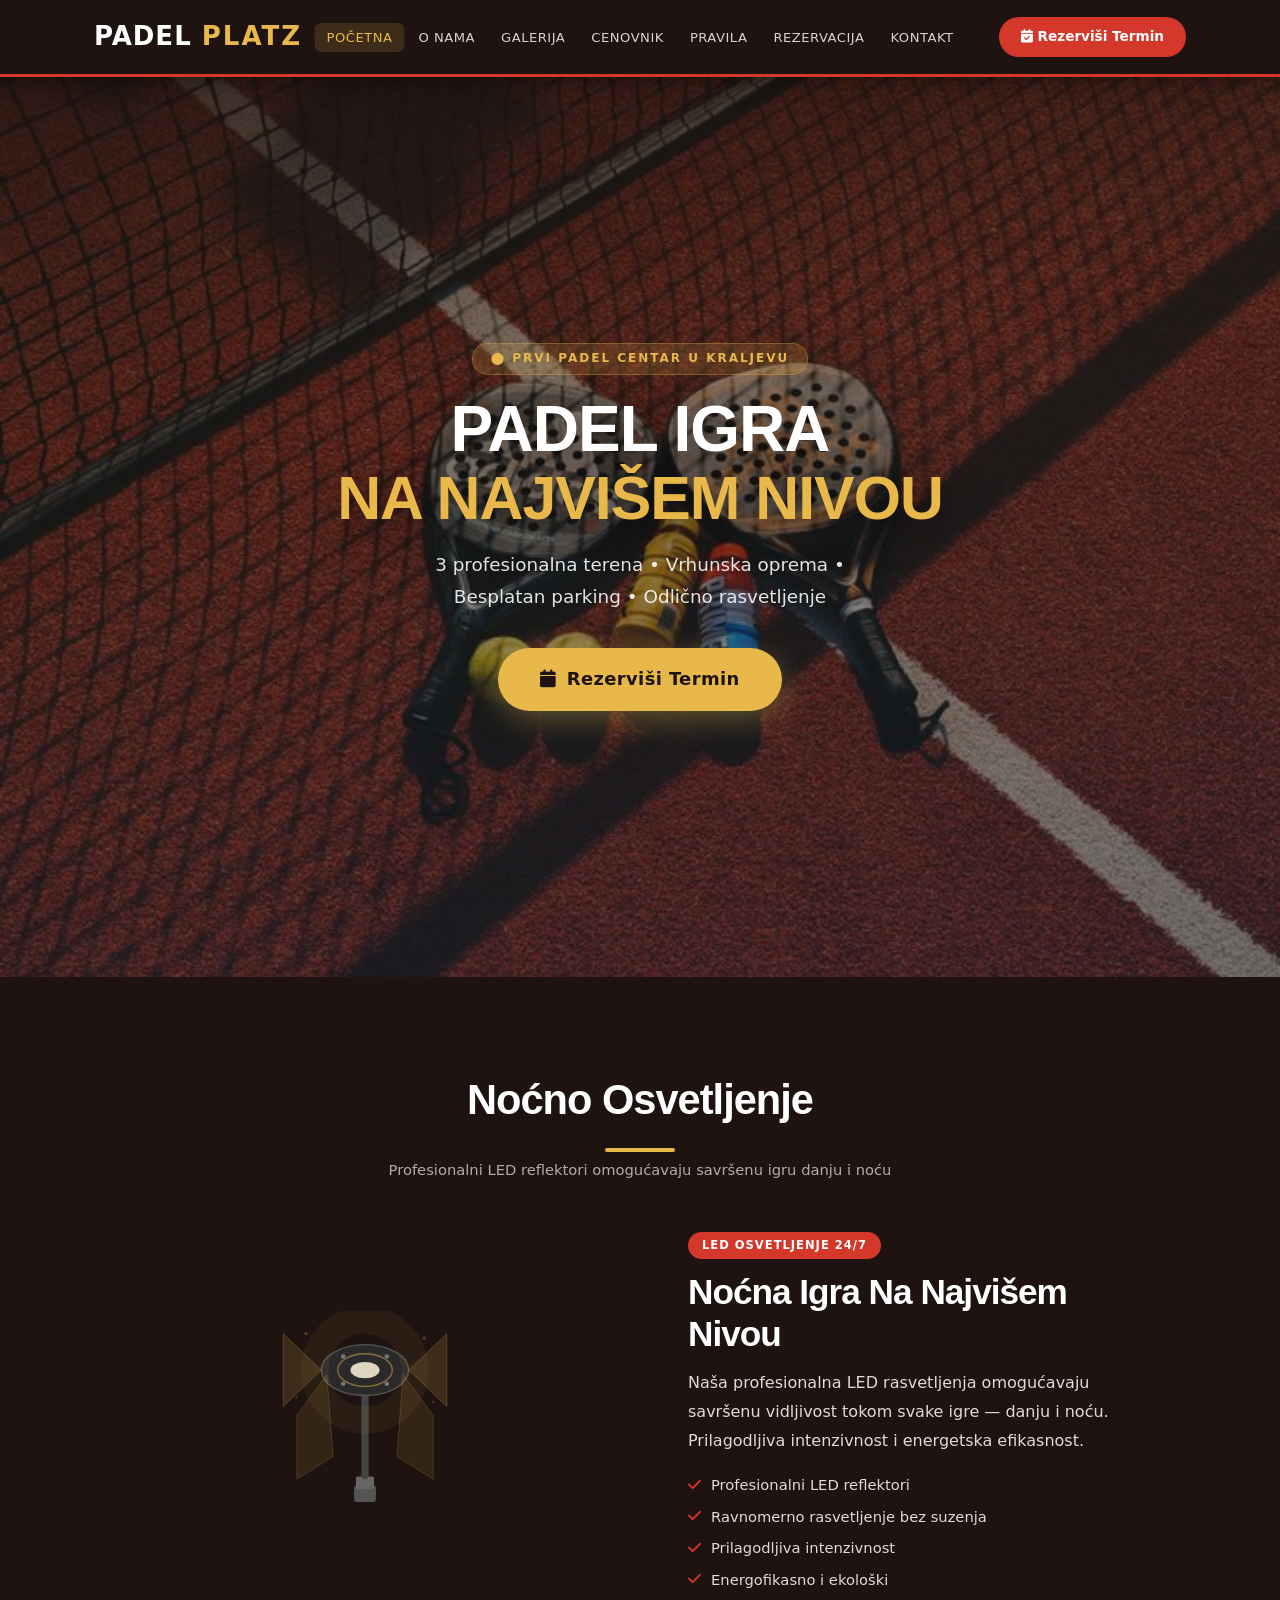
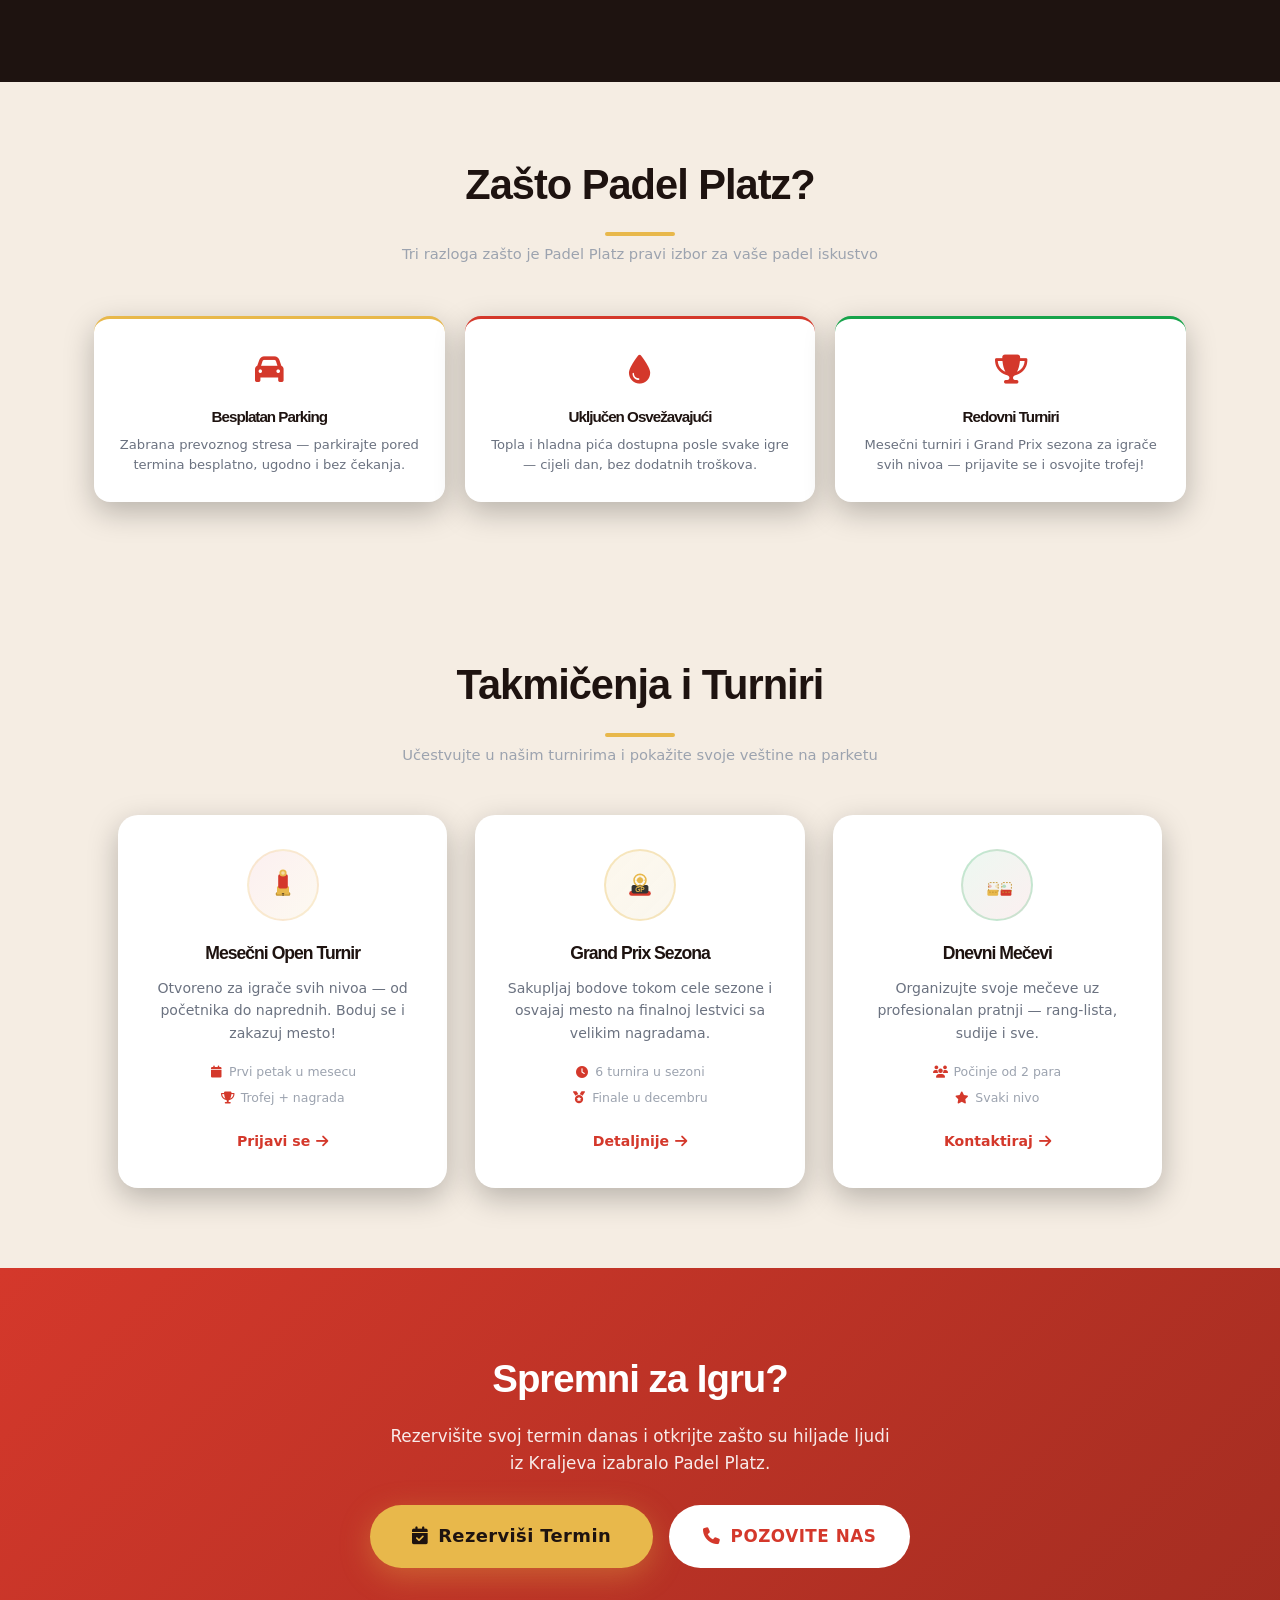
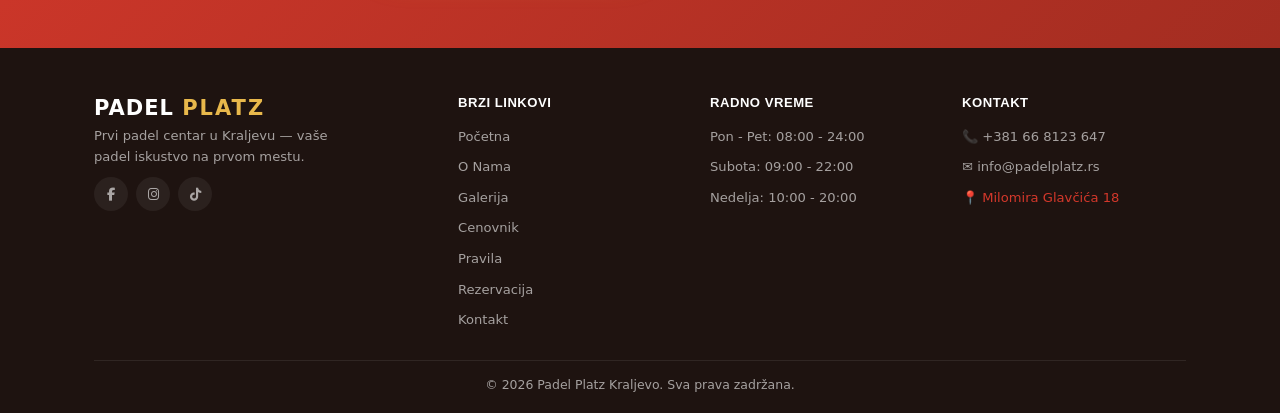
<file: index.html>
<!DOCTYPE html>
<html lang="sr">
<head>
    <meta charset="UTF-8">
    <meta name="viewport" content="width=device-width, initial-scale=1.0">
    <meta name="description" content="Padel Platz Kraljevo — Prvi padel centar u Kraljevu. 3 otvorena terena, vrhunska oprema, besplatan parking.">
    <meta property="og:title" content="Padel Platz Kraljevo">
    <meta property="og:description" content="3 otvorena padel terena • Vrhunska oprema • Besplatan parking">
    <title>Padel Platz Kraljevo</title>
    <link rel="stylesheet" href="style.css">
    <link rel="stylesheet" href="https://cdnjs.cloudflare.com/ajax/libs/font-awesome/6.6.0/css/all.min.css">
    <link rel="icon" type="image/svg+xml" href="images/favicon.svg">
</head>
<body>

<nav class="navbar">
    <div class="nav-wrap">
        <div class="nav-left">
            <a href="index.html" class="logo">PADEL <span>PLATZ</span></a>
        </div>
        <ul class="nav-links">
            <li><a href="index.html">Početna</a></li>
            <li><a href="o-nama.html">O Nama</a></li>
            <li><a href="galerija.html">Galerija</a></li>
            <li><a href="cenovnik.html">Cenovnik</a></li>
            <li><a href="pravila.html">Pravila</a></li>
            <li><a href="rezervacija.html">Rezervacija</a></li>
            <li><a href="kontakt.html">Kontakt</a></li>
        </ul>
        <div class="nav-right">
            <a href="rezervacija.html" class="btn-nav"><i class="fas fa-calendar-check"></i> Rezerviši Termin</a>
            <button class="hamburger" id="hamburger-btn" aria-label="Menu"><i class="fas fa-bars"></i></button>
        </div>
    </div>
</nav>

<!-- ==================== HERO ==================== -->
<section class="hero">
    <img src="images/padel-hero.jfif" alt="Padel Platz Kraljevo" class="hero-bg">
    <div class="hero-overlay"></div>
    <div class="hero-content">
        <p class="hero-badge">⬤ PRVI PADEL CENTAR U KRALJEVU</p>
        <h1>PADEL IGRA<br><span class="highlight">NA NAJVIŠEM NIVOU</span></h1>
        <p class="hero-desc">3 profesionalna terena &bull; Vrhunska oprema &bull; Besplatan parking &bull; Odlično rasvetljenje</p>
        <a href="rezervacija.html" class="btn-h"><i class="fas fa-calendar"></i> Rezerviši Termin</a>
    </div>
</section>

<!-- ==================== OSLVETLJENJE SECTION ==================== -->
<section class="info-section osv">
    <div class="container">
        <h2 class="st st-w">Noćno Osvetljenje</h2>
        <p class="ss ss-w">Profesionalni LED reflektori omogućavaju savršenu igru danju i noću</p>
        <div class="info-grid">
            <div class="info-visual">
                <svg class="info-icon-svg" viewBox="0 0 200 220" xmlns="http://www.w3.org/2000/svg">
                    <rect x="88" y="192" width="24" height="18" rx="3" fill="#555"/>
                    <rect x="90" y="182" width="20" height="14" rx="2" fill="#666"/>
                    <rect x="96" y="75" width="8" height="110" rx="4" fill="#444"/>
                    <ellipse cx="100" cy="65" rx="48" ry="28" fill="#2a2a2a" stroke="#555" stroke-width="1.5"/>
                    <polygon points="52,65 10,25 10,105" fill="rgba(232,184,75,0.15)" stroke="rgba(232,184,75,0.25)" stroke-width="1"/>
                    <polygon points="148,65 190,25 190,105" fill="rgba(232,184,75,0.15)" stroke="rgba(232,184,75,0.25)" stroke-width="1"/>
                    <polygon points="58,70 25,115 25,185 65,160" fill="rgba(232,184,75,0.1)" stroke="rgba(232,184,75,0.2)" stroke-width="1"/>
                    <polygon points="142,70 175,115 175,185 135,160" fill="rgba(232,184,75,0.1)" stroke="rgba(232,184,75,0.2)" stroke-width="1"/>
                    <ellipse cx="100" cy="65" rx="30" ry="18" fill="none" stroke="rgba(232,184,75,0.5)" stroke-width="1.5"/>
                    <ellipse cx="100" cy="65" rx="16" ry="9" fill="rgba(255,245,220,0.85)"/>
                    <circle cx="100" cy="65" r="55" fill="none" stroke="rgba(232,184,75,0.06)" stroke-width="30"/>
                    <circle cx="76" cy="50" r="2.5" fill="#777"/>
                    <circle cx="124" cy="50" r="2.5" fill="#777"/>
                    <circle cx="76" cy="80" r="2.5" fill="#777"/>
                    <circle cx="124" cy="80" r="2.5" fill="#777"/>
                    <circle cx="35" cy="25" r="2" fill="#E8B84B" opacity="0.25"/>
                    <circle cx="165" cy="30" r="2" fill="#E8B84B" opacity="0.25"/>
                    <circle cx="25" cy="95" r="1.5" fill="#E8B84B" opacity="0.18"/>
                    <circle cx="175" cy="100" r="1.5" fill="#E8B84B" opacity="0.18"/>
                </svg>
            </div>
            <div class="info-text" style="padding-left:20px;">
                <span class="info-tag">LED OSVETLJENJE 24/7</span>
                <h2 style="color:var(--white);">Noćna Igra Na Najvišem Nivou</h2>
                <p style="color:rgba(255,255,255,0.85);">Naša profesionalna LED rasvetljenja omogućavaju savršenu vidljivost tokom svake igre — danju i noću. Prilagodljiva intenzivnost i energetska efikasnost.</p>
                <ul class="info-features">
                    <li><i class="fas fa-check" style="color:var(--primary)"></i> Profesionalni LED reflektori</li>
                    <li><i class="fas fa-check" style="color:var(--primary)"></i> Ravnomerno rasvetljenje bez suzenja</li>
                    <li><i class="fas fa-check" style="color:var(--primary)"></i> Prilagodljiva intenzivnost</li>
                    <li><i class="fas fa-check" style="color:var(--primary)"></i> Energofikasno i ekološki</li>
                </ul>
            </div>
        </div>
    </div>
</section>

<!-- ==================== ZAŠTO PADEL PLATZ ==================== -->
<section class="features-section">
    <div class="container">
        <h2 class="st">Zašto Padel Platz?</h2>
        <p class="ss">Tri razloga zašto je Padel Platz pravi izbor za vaše padel iskustvo</p>
        <div class="features-grid" style="grid-template-columns:repeat(3,1fr);">
            <div class="feature-card fc2">
                <div class="fi"><i class="fas fa-car"></i></div>
                <h3>Besplatan Parking</h3>
                <p>Zabrana prevoznog stresa — parkirajte pored termina besplatno, ugodno i bez čekanja.</p>
            </div>
            <div class="feature-card fc1">
                <div class="fi"><i class="fas fa-tint"></i></div>
                <h3>Uključen Osvežavajući</h3>
                <p>Topla i hladna pića dostupna posle svake igre — cijeli dan, bez dodatnih troškova.</p>
            </div>
            <div class="feature-card fc3">
                <div class="fi"><i class="fas fa-trophy"></i></div>
                <h3>Redovni Turniri</h3>
                <p>Mesečni turniri i Grand Prix sezona za igrače svih nivoa — prijavite se i osvojite trofej!</p>
            </div>
        </div>
    </div>
</section>

<!-- ==================== TAKMIČENJA I TURNIRI ==================== -->
<section class="tak-section">
    <div class="container">
        <div class="tak-header">
            <h2 class="st">Takmičenja i Turniri</h2>
            <p class="ss">Učestvujte u našim turnirima i pokažite svoje veštine na parketu</p>
        </div>
        <div class="tak-grid">
            <div class="tak-card">
                <div class="tak-icon">
                    <svg viewBox="0 0 60 60" xmlns="http://www.w3.org/2000/svg">
                        <rect x="18" y="42" width="24" height="6" rx="2" fill="#C49635"/>
                        <rect x="20" y="32" width="20" height="14" rx="2" fill="#E8B84B"/>
                        <rect x="22" y="12" width="16" height="24" rx="3" fill="#D4382B"/>
                        <circle cx="30" cy="10" r="6" fill="#E8B84B"/>
                        <circle cx="30" cy="10" r="3" fill="#fff" opacity="0.5"/>
                        <text x="30" y="48" text-anchor="middle" font-size="7" font-weight="800" fill="#1E1310" font-family="Arial">T</text>
                    </svg>
                </div>
                <h3>Mesečni Open Turnir</h3>
                <p>Otvoreno za igrače svih nivoa — od početnika do naprednih. Boduj se i zakazuj mesto!</p>
                <div class="tak-meta">
                    <span><i class="fas fa-calendar"></i> Prvi petak u mesecu</span>
                    <span><i class="fas fa-trophy"></i> Trofej + nagrada</span>
                </div>
                <a href="rezervacija.html" class="tak-link">Prijavi se <i class="fas fa-arrow-right"></i></a>
            </div>

            <div class="tak-card">
                <div class="tak-icon tak-icon-2">
                    <svg viewBox="0 0 60 60" xmlns="http://www.w3.org/2000/svg">
                        <rect x="12" y="40" width="36" height="8" rx="4" fill="#D4382B"/>
                        <rect x="16" y="30" width="28" height="14" rx="3" fill="#333"/>
                        <text x="30" y="41" text-anchor="middle" font-size="11" font-weight="900" fill="#E8B84B" font-family="Arial">GP</text>
                        <circle cx="30" cy="22" r="10" fill="none" stroke="#E8B84B" stroke-width="2.5"/>
                        <circle cx="30" cy="22" r="5" fill="#E8B84B"/>
                        <line x1="30" y1="12" x2="30" y2="32" stroke="#E8B84B" stroke-width="1.5" stroke-dasharray="2,2"/>
                        <line x1="20" y1="22" x2="40" y2="22" stroke="#E8B84B" stroke-width="1.5" stroke-dasharray="2,2"/>
                    </svg>
                </div>
                <h3>Grand Prix Sezona</h3>
                <p>Sakupljaj bodove tokom cele sezone i osvajaj mesto na finalnoj lestvici sa velikim nagradama.</p>
                <div class="tak-meta">
                    <span><i class="fas fa-clock"></i> 6 turnira u sezoni</span>
                    <span><i class="fas fa-medal"></i> Finale u decembru</span>
                </div>
                <a href="rezervacija.html" class="tak-link">Detaljnije <i class="fas fa-arrow-right"></i></a>
            </div>

            <div class="tak-card">
                <div class="tak-icon tak-icon-3">
                    <svg viewBox="0 0 60 60" xmlns="http://www.w3.org/2000/svg">
                        <rect x="14" y="38" width="18" height="10" rx="2" fill="#E8B84B"/>
                        <rect x="36" y="38" width="18" height="10" rx="2" fill="#D4382B"/>
                        <rect x="16" y="26" width="16" height="16" rx="2" fill="none" stroke="#C49635" stroke-width="1.5" stroke-dasharray="3,2"/>
                        <rect x="38" y="26" width="16" height="16" rx="2" fill="none" stroke="#C49635" stroke-width="1.5" stroke-dasharray="3,2"/>
                        <circle cx="18" cy="32" r="3" fill="#D4382B" opacity="0.3"/>
                        <circle cx="30" cy="32" r="3" fill="#E8B84B" opacity="0.3"/>
                        <circle cx="42" cy="32" r="3" fill="#16a34a" opacity="0.3"/>
                    </svg>
                </div>
                <h3>Dnevni Mečevi</h3>
                <p>Organizujte svoje mečeve uz profesionalan pratnji — rang-lista, sudije i sve.</p>
                <div class="tak-meta">
                    <span><i class="fas fa-users"></i> Počinje od 2 para</span>
                    <span><i class="fas fa-star"></i> Svaki nivo</span>
                </div>
                <a href="kontakt.html" class="tak-link">Kontaktiraj <i class="fas fa-arrow-right"></i></a>
            </div>
        </div>
    </div>
</section>

<!-- ==================== CTA ==================== -->
<section class="cta-section">
    <div class="container">
        <h2>Spremni za Igru?</h2>
        <p>Rezervišite svoj termin danas i otkrijte zašto su hiljade ljudi iz Kraljeva izabralo Padel Platz.</p>
        <div style="display:flex;gap:16px;justify-content:center;flex-wrap:wrap;margin-top:28px;">
            <a href="rezervacija.html" class="btn-h"><i class="fas fa-calendar-check"></i> Rezerviši Termin</a>
            <a href="kontakt.html" class="btn-w"><i class="fas fa-phone"></i> Pozovite Nas</a>
        </div>
    </div>
</section>

<!-- ==================== FOOTER ==================== -->
<footer class="footer">
    <div class="container">
        <div class="footer-grid">
            <div class="fb">
                <a href="index.html" class="logo">PADEL <span>PLATZ</span></a>
                <p>Prvi padel centar u Kraljevu — vaše padel iskustvo na prvom mestu.</p>
                <div class="social-links">
                    <a href="https://www.facebook.com/people/Padel-Platz/61575166736911" target="_blank" rel="noopener" aria-label="Facebook"><i class="fab fa-facebook-f"></i></a>
                    <a href="https://www.instagram.com/padelplatz/" target="_blank" rel="noopener" aria-label="Instagram"><i class="fab fa-instagram"></i></a>
                    <a href="https://www.tiktok.com/@padel.platz" target="_blank" rel="noopener" aria-label="TikTok"><i class="fab fa-tiktok"></i></a>
                </div>
            </div>
            <div>
                <h4>Brzi Linkovi</h4>
                <ul class="footer-links">
                    <li><a href="index.html">Početna</a></li>
                    <li><a href="o-nama.html">O Nama</a></li>
                    <li><a href="galerija.html">Galerija</a></li>
                    <li><a href="cenovnik.html">Cenovnik</a></li>
                    <li><a href="pravila.html">Pravila</a></li>
                    <li><a href="rezervacija.html">Rezervacija</a></li>
                    <li><a href="kontakt.html">Kontakt</a></li>
                </ul>
            </div>
            <div>
                <h4>Radno Vreme</h4>
                <ul class="footer-links">
                    <li><a href="#">Pon - Pet: 08:00 - 24:00</a></li>
                    <li><a href="#">Subota: 09:00 - 22:00</a></li>
                    <li><a href="#">Nedelja: 10:00 - 20:00</a></li>
                </ul>
            </div>
            <div>
                <h4>Kontakt</h4>
                <ul class="footer-links">
                    <li><a href="tel:+381668123647">📞 +381 66 8123 647</a></li>
                    <li><a href="mailto:info@padelplatz.rs">✉ info@padelplatz.rs</a></li>
                    <li><a href="https://www.google.com/maps/@43.7214157,20.6823418,591m/data=!3m1!1e3?entry=ttu&g_ep=EgoyMDI2MDUwNi4wIKXMDSoASAFQAw%3D%3D" target="_blank" rel="noopener" style="color:var(--primary)">📍 Milomira Glavčića 18</a></li>
                </ul>
            </div>
        </div>
        <div class="footer-bottom">
            <p>&copy; <span id="cy">2026</span> Padel Platz Kraljevo. Sva prava zadržana.</p>
        </div>
    </div>
</footer>

<div class="mobile-menu" id="mobileMenu">
    <button class="mobile-close" aria-label="Zatvori">&times;</button>
    <a href="index.html">🏠 Početna</a>
    <a href="o-nama.html">ℹ️ O Nama</a>
    <a href="galerija.html">📸 Galerija</a>
    <a href="cenovnik.html">💰 Cenovnik</a>
    <a href="pravila.html">📋 Pravila</a>
    <a href="rezervacija.html">📅 Rezervacija</a>
    <a href="kontakt.html">📞 Kontakt</a>
    <a href="rezervacija.html" class="mm-btn">✅ Rezerviši Termin</a>
</div>

<script src="main.js"></script>
</body>
</html>
</file>
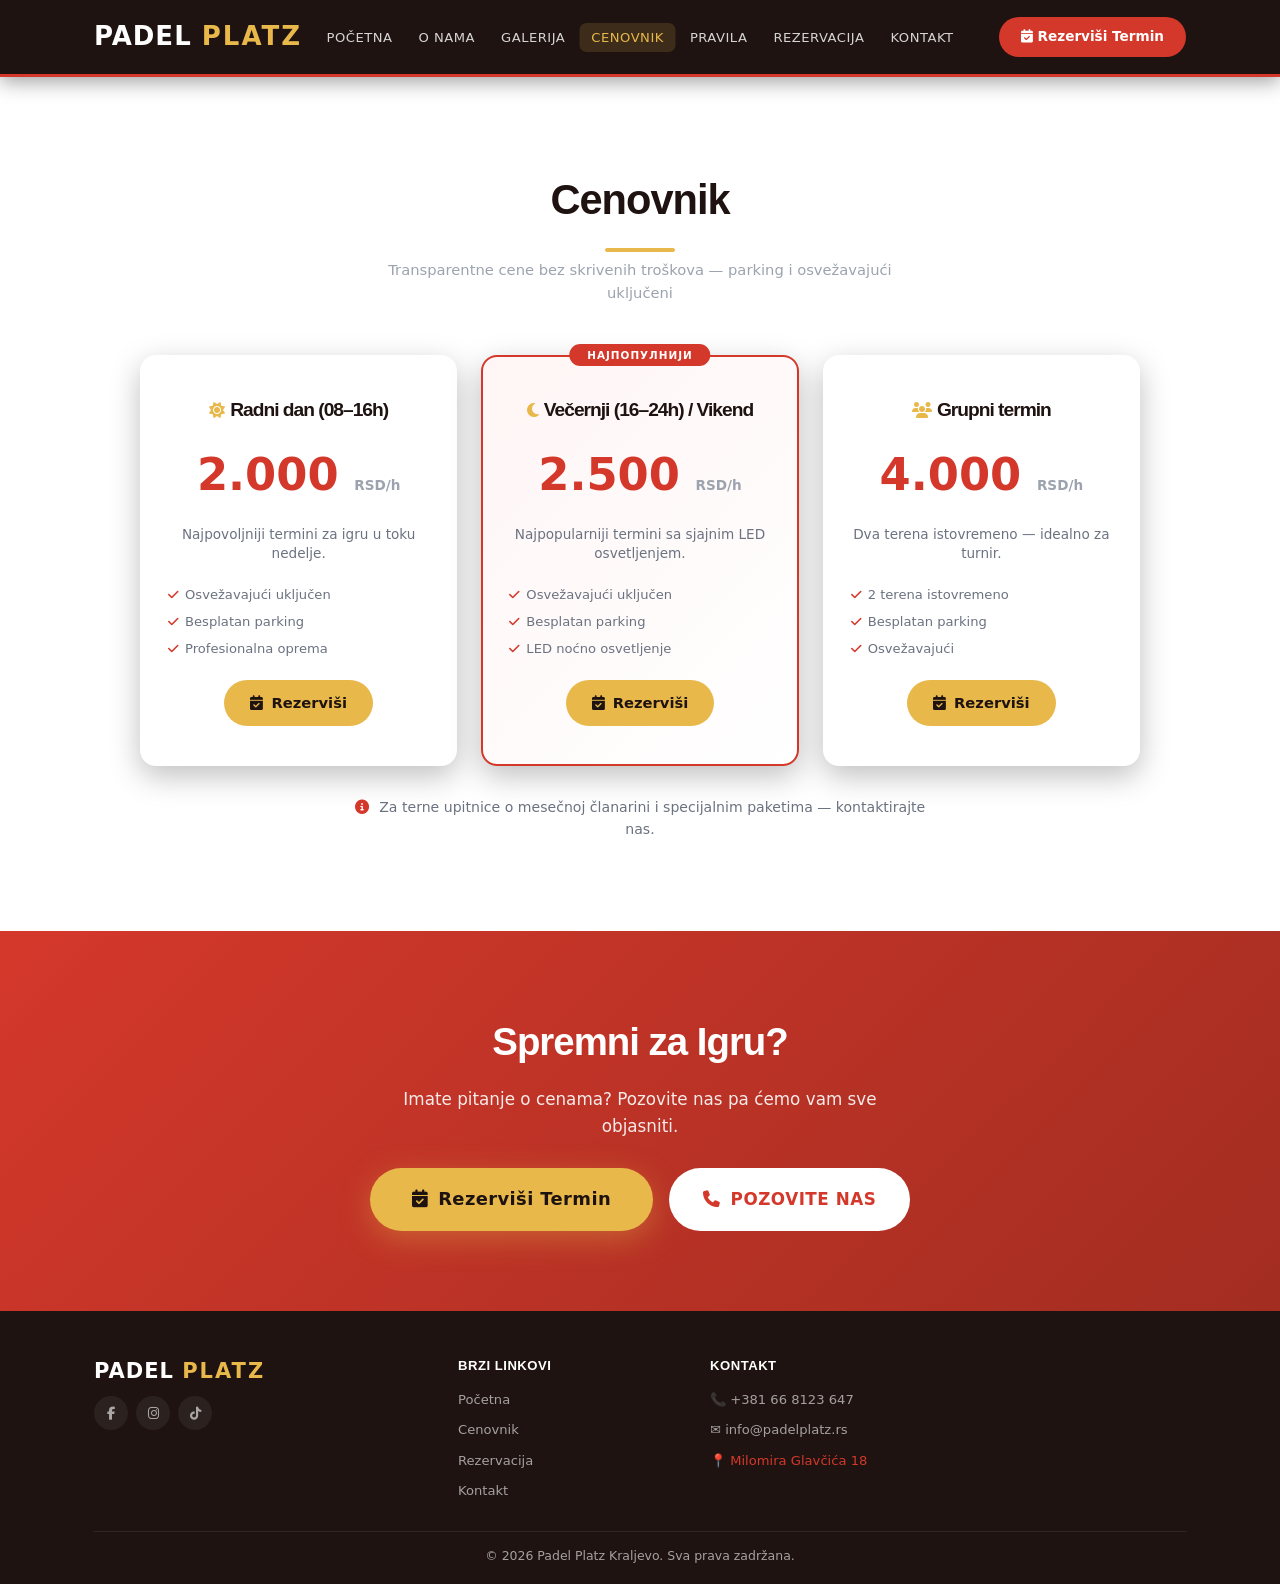
<file: cenovnik.html>
<!DOCTYPE html>
<html lang="sr">
<head>
    <meta charset="UTF-8">
    <meta name="viewport" content="width=device-width, initial-scale=1.0">
    <meta name="description" content="Cenovnik padel termina — Radni dan 2.000 RSD/h, Večernji 2.500 RSD/h, Vikend 2.500 RSD/h.">
    <meta property="og:title" content="Cenovnik - Padel Platz Kraljevo">
    <title>Cenovnik - Padel Platz Kraljevo</title>
    <link rel="stylesheet" href="style.css">
    <link rel="stylesheet" href="https://cdnjs.cloudflare.com/ajax/libs/font-awesome/6.6.0/css/all.min.css">
    <link rel="icon" type="image/svg+xml" href="images/favicon.svg">
</head>
<body>

<nav class="navbar">
    <div class="nav-wrap">
        <div style="display:flex;align-items:center;gap:8px;">
            <a href="index.html" class="logo">PADEL <span>PLATZ</span></a>
        </div>
        <ul class="nav-links">
            <li><a href="index.html">Početna</a></li>
            <li><a href="o-nama.html">O Nama</a></li>
            <li><a href="galerija.html">Galerija</a></li>
            <li><a href="cenovnik.html">Cenovnik</a></li>
            <li><a href="pravila.html">Pravila</a></li>
            <li><a href="rezervacija.html">Rezervacija</a></li>
            <li><a href="kontakt.html">Kontakt</a></li>
        </ul>
        <div class="nav-right">
            <a href="rezervacija.html" class="btn-nav"><i class="fas fa-calendar-check"></i> Rezerviši Termin</a>
            <button class="hamburger" id="hamburger-btn" aria-label="Menu"><i class="fas fa-bars"></i></button>
        </div>
    </div>
</nav>

<section class="pricing-section">
    <div class="container">
        <h2 class="st">Cenovnik</h2>
        <p class="ss">Transparentne cene bez skrivenih troškova — parking i osvežavajući uključeni</p>

        <div class="pricing-grid">
            <div class="pricing-card card">
                <h3><i class="fas fa-sun" style="color:var(--accent);margin-right:6px;font-size:1rem;"></i>Radni dan (08–16h)</h3>
                <div class="price">2.000 <span>RSD/h</span></div>
                <p class="desc">Najpovoljniji termini za igru u toku nedelje.</p>
                <ul class="pricing-includes">
                    <li><i class="fas fa-check"></i> Osvežavajući uključen</li>
                    <li><i class="fas fa-check"></i> Besplatan parking</li>
                    <li><i class="fas fa-check"></i> Profesionalna oprema</li>
                </ul>
                <a href="rezervacija.html" class="btn-r"><i class="fas fa-calendar-check"></i> Rezerviši</a>
            </div>

            <div class="pricing-card card featured">
                <h3><i class="fas fa-moon" style="color:var(--accent);margin-right:6px;font-size:1rem;"></i>Večernji (16–24h) / Vikend</h3>
                <div class="price">2.500 <span>RSD/h</span></div>
                <p class="desc">Najpopularniji termini sa sjajnim LED osvetljenjem.</p>
                <ul class="pricing-includes">
                    <li><i class="fas fa-check"></i> Osvežavajući uključen</li>
                    <li><i class="fas fa-check"></i> Besplatan parking</li>
                    <li><i class="fas fa-check"></i> LED noćno osvetljenje</li>
                </ul>
                <a href="rezervacija.html" class="btn-r"><i class="fas fa-calendar-check"></i> Rezerviši</a>
            </div>

            <div class="pricing-card card">
                <h3><i class="fas fa-users" style="color:var(--accent);margin-right:6px;font-size:1rem;"></i>Grupni termin</h3>
                <div class="price">4.000 <span>RSD/h</span></div>
                <p class="desc">Dva terena istovremeno — idealno za turnir.</p>
                <ul class="pricing-includes">
                    <li><i class="fas fa-check"></i> 2 terena istovremeno</li>
                    <li><i class="fas fa-check"></i> Besplatan parking</li>
                    <li><i class="fas fa-check"></i> Osvežavajući</li>
                </ul>
                <a href="rezervacija.html" class="btn-r"><i class="fas fa-calendar-check"></i> Rezerviši</a>
            </div>
        </div>

        <p style="text-align:center;margin-top:30px;color:var(--gray-dark);font-size:0.88rem;max-width:600px;margin-left:auto;margin-right:auto;">
            <i class="fas fa-info-circle" style="color:var(--primary);margin-right:6px;"></i>
            Za terne upitnice o mesečnoj članarini i specijalnim paketima — kontaktirajte nas.
        </p>
    </div>
</section>

<section class="cta-section">
    <div class="container">
        <h2>Spremni za Igru?</h2>
        <p>Imate pitanje o cenama? Pozovite nas pa ćemo vam sve objasniti.</p>
        <div style="display:flex;gap:16px;justify-content:center;flex-wrap:wrap;margin-top:28px;">
            <a href="rezervacija.html" class="btn-h"><i class="fas fa-calendar-check"></i> Rezerviši Termin</a>
            <a href="kontakt.html" class="btn-w"><i class="fas fa-phone"></i> Pozovite Nas</a>
        </div>
    </div>
</section>

<footer class="footer">
    <div class="container">
        <div class="footer-grid">
            <div class="fb">
                <a href="index.html" class="logo">PADEL <span>PLATZ</span></a>
                <div class="social-links">
                    <a href="https://www.facebook.com/people/Padel-Platz/61575166736911" target="_blank" rel="noopener" aria-label="Facebook"><i class="fab fa-facebook-f"></i></a>
                    <a href="https://www.instagram.com/padelplatz/" target="_blank" rel="noopener" aria-label="Instagram"><i class="fab fa-instagram"></i></a>
                    <a href="https://www.tiktok.com/@padel.platz" target="_blank" rel="noopener" aria-label="TikTok"><i class="fab fa-tiktok"></i></a>
                </div>
            </div>
            <div>
                <h4>Brzi Linkovi</h4>
                <ul class="footer-links">
                    <li><a href="index.html">Početna</a></li>
                    <li><a href="cenovnik.html">Cenovnik</a></li>
                    <li><a href="rezervacija.html">Rezervacija</a></li>
                    <li><a href="kontakt.html">Kontakt</a></li>
                </ul>
            </div>
            <div>
                <h4>Kontakt</h4>
                <ul class="footer-links">
                    <li><a href="tel:+381668123647">📞 +381 66 8123 647</a></li>
                    <li><a href="mailto:info@padelplatz.rs">✉ info@padelplatz.rs</a></li>
                    <li><a href="https://www.google.com/maps/@43.7214157,20.6823418,591m/data=!3m1!1e3?entry=ttu&g_ep=EgoyMDI2MDUwNi4wIKXMDSoASAFQAw%3D%3D" target="_blank" rel="noopener" style="color:var(--primary)">📍 Milomira Glavčića 18</a></li>
                </ul>
            </div>
        </div>
        <div class="footer-bottom">
            <p>&copy; <span id="cy">2026</span> Padel Platz Kraljevo. Sva prava zadržana.</p>
        </div>
    </div>
</footer>

<div class="mobile-menu" id="mobileMenu">
    <button class="mobile-close" aria-label="Zatvori">&times;</button>
    <a href="index.html">🏠 Početna</a>
    <a href="o-nama.html">ℹ️ O Nama</a>
    <a href="galerija.html">📸 Galerija</a>
    <a href="cenovnik.html">💰 Cenovnik</a>
    <a href="pravila.html">📋 Pravila</a>
    <a href="rezervacija.html">📅 Rezervacija</a>
    <a href="kontakt.html">📞 Kontakt</a>
    <a href="rezervacija.html" class="mm-btn">✅ Rezerviši Termin</a>
</div>

<script src="main.js"></script>
</body>
</html>
</file>
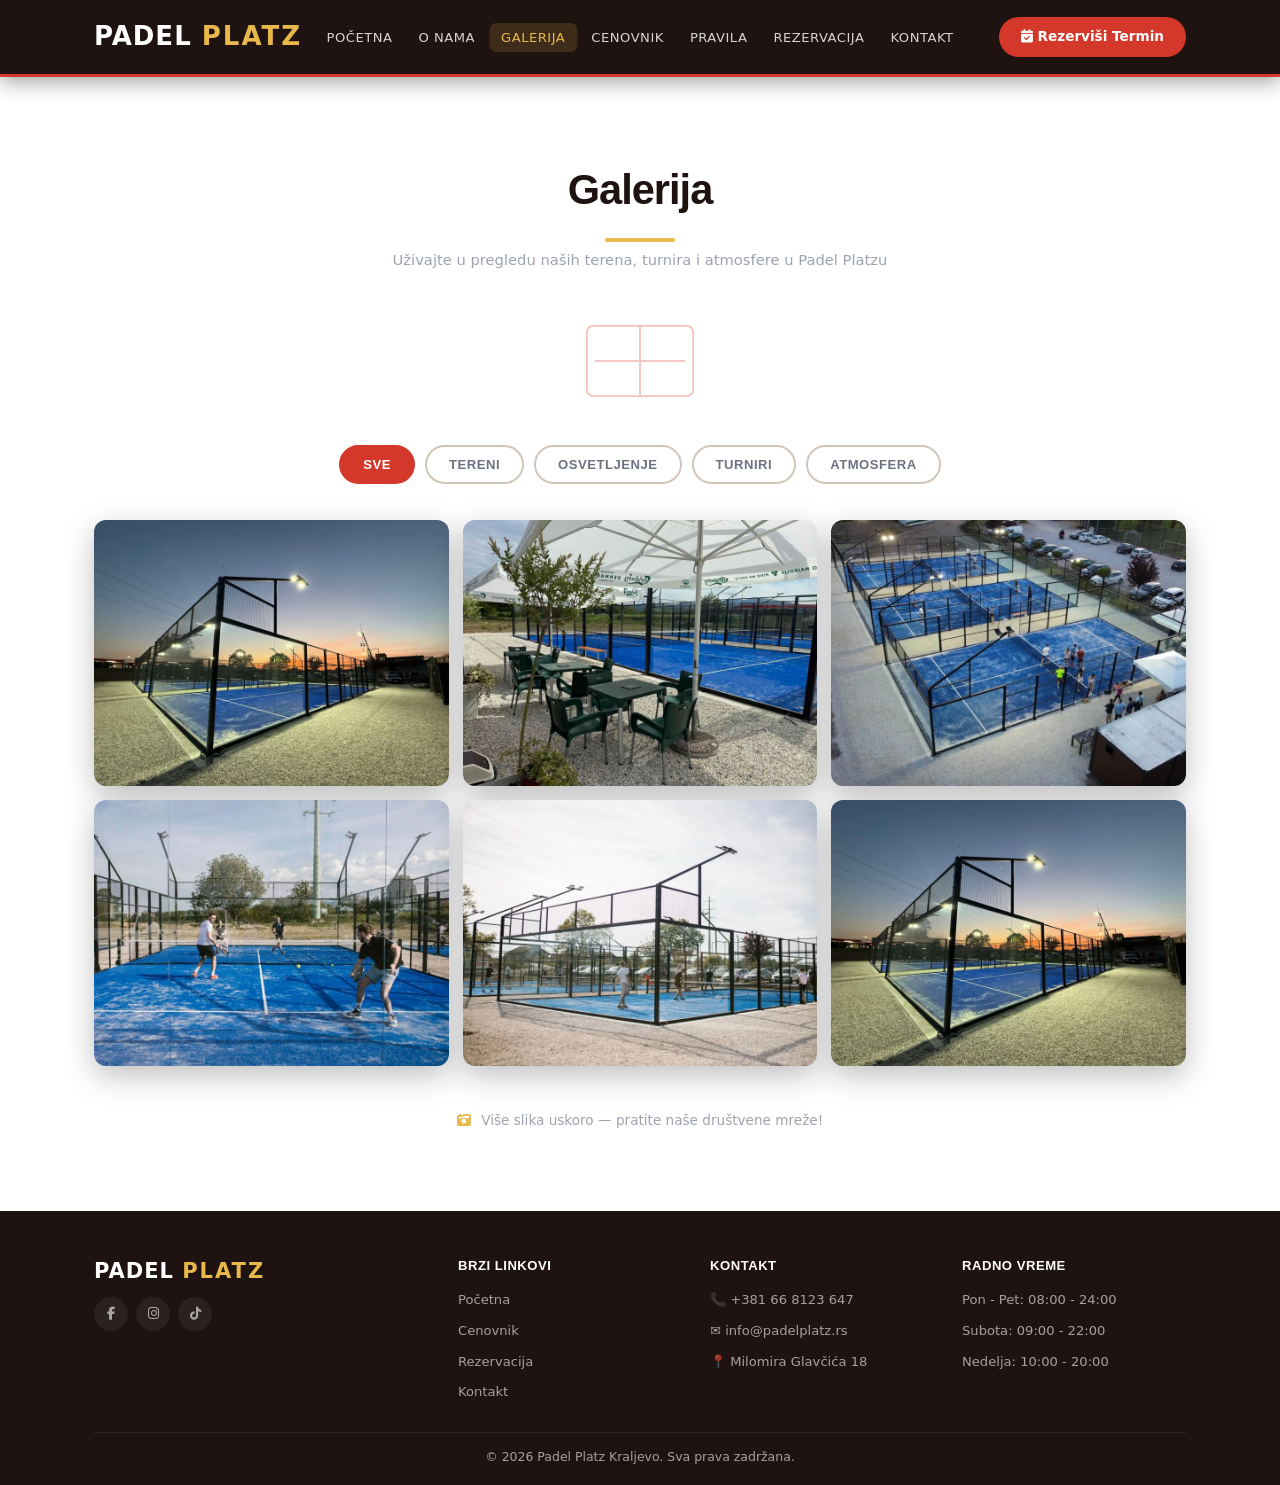
<file: galerija.html>
<!DOCTYPE html>
<html lang="sr">
<head>
    <meta charset="UTF-8">
    <meta name="viewport" content="width=device-width, initial-scale=1.0">
    <meta name="description" content="Galerija Padel Platz Kraljevo — pogledajte naše terene, turnire i uživanje u padel igri.">
    <meta property="og:title" content="Galerija - Padel Platz Kraljevo">
    <title>Galerija - Padel Platz Kraljevo</title>
    <link rel="stylesheet" href="style.css">
    <link rel="stylesheet" href="https://cdnjs.cloudflare.com/ajax/libs/font-awesome/6.6.0/css/all.min.css">
    <link rel="icon" type="image/svg+xml" href="images/favicon.svg">
</head>
<body>

<nav class="navbar">
    <div class="nav-wrap">
        <div style="display:flex;align-items:center;gap:8px;">
            <a href="index.html" class="logo">PADEL <span>PLATZ</span></a>
        </div>
        <ul class="nav-links">
            <li><a href="index.html">Početna</a></li>
            <li><a href="o-nama.html">O Nama</a></li>
            <li><a href="galerija.html">Galerija</a></li>
            <li><a href="cenovnik.html">Cenovnik</a></li>
            <li><a href="pravila.html">Pravila</a></li>
            <li><a href="rezervacija.html">Rezervacija</a></li>
            <li><a href="kontakt.html">Kontakt</a></li>
        </ul>
        <div class="nav-right">
            <a href="rezervacija.html" class="btn-nav"><i class="fas fa-calendar-check"></i> Rezerviši Termin</a>
            <button class="hamburger" id="hamburger-btn" aria-label="Menu"><i class="fas fa-bars"></i></button>
        </div>
    </div>
</nav>

<section class="gallery-section">
    <div class="container">
        <h2 class="st">Galerija</h2>
        <p class="ss">Uživajte u pregledu naših terena, turnira i atmosfere u Padel Platzu</p>

        <div style="text-align:center;margin-bottom:36px;">
            <span class="court-accent-red" style="opacity:0.30;transform:scale(0.9);display:inline-block;"></span>
        </div>

        <!-- Filter Tabs -->
        <div class="gal-filters">
            <button class="gal-filter active" data-filter="all">SVE</button>
            <button class="gal-filter" data-filter="tereni">TERENI</button>
            <button class="gal-filter" data-filter="osvetljenje">OSVETLJENJE</button>
            <button class="gal-filter" data-filter="turniri">TURNIRI</button>
            <button class="gal-filter" data-filter="atmosfera">ATMOSFERA</button>
        </div>

        <!-- Masonry Grid -->
        <div class="gallery-masonry" id="gallery-grid">
            <!-- Item 1: Tereni -->
            <div class="gallery-piece" data-category="tereni" onclick="showImageInfo('Glavni teren', 'Profesionalni padel teren sa vrhunskom PP oblogom i profesionalnim raspvetljenjem koji omogućava igru 24/7.')">
                <img src="images/gallery_court1.webp" alt="Glavni teren" loading="lazy">
                <div class="gallery-overlay">
                    <span class="go-label"><i class="fas fa-camera"></i> Glavni teren</span>
                    <span class="go-badge">TEREN</span>
                </div>
            </div>

            <!-- Item 2: Osvetljenje -->
            <div class="gallery-piece" data-category="osvetljenje" onclick="showImageInfo('Noćno osvetljenje', 'Profesionalni LED reflektori koji omogućavaju savršenu vidljivost tokom svake igre — danju i noću.')">
                <img src="images/gallery_court2.webp" alt="Noćno osvetljenje" loading="lazy">
                <div class="gallery-overlay">
                    <span class="go-label"><i class="fas fa-lightbulb"></i> Noćno osvetljenje</span>
                    <span class="go-badge">24/7</span>
                </div>
            </div>

            <!-- Item 3: Turniri -->
            <div class="gallery-piece" data-category="turniri" onclick="showImageInfo('Turnir', 'Redovni turniri i takmičenja za igrače svih nivoa. Pogledajte našu galeriju događaja!')">
                <img src="images/gallery_court3.webp" alt="Turnir" loading="lazy">
                <div class="gallery-overlay">
                    <span class="go-label"><i class="fas fa-trophy"></i> Turnir</span>
                    <span class="go-badge">TAKMIČENJE</span>
                </div>
            </div>

            <!-- Item 4: Atmosfera -->
            <div class="gallery-piece" data-category="atmosfera" onclick="showImageInfo('Unutrašnji pogled', 'Ugodna atmosfera u našem centru — moderna oprema, prijateljski osoblje i sve što vam treba za savršenu igru.')">
                <img src="images/gallery_court4.webp" alt="Unutrašnji pogled" loading="lazy">
                <div class="gallery-overlay">
                    <span class="go-label"><i class="fas fa-eye"></i> Unutrašnji pogled</span>
                    <span class="go-badge">ULAZAK</span>
                </div>
            </div>

            <!-- Item 5: Court 5 — mixed category -->
            <div class="gallery-piece" data-category="tereni atmosfera" onclick="showImageInfo('Teren u detailu', 'Detaljni pogled na naš profesionalni teren — idealan za rekreativnu i takmičku igru.')">
                <img src="images/gallery_court5.webp" alt="Teren u detalju" loading="lazy">
                <div class="gallery-overlay">
                    <span class="go-label"><i class="fas fa-diamond"></i> Teren u detalju</span>
                    <span class="go-badge">DETALJ</span>
                </div>
            </div>

            <!-- Item 6: Atmosphere / action -->
            <div class="gallery-piece" data-category="atmosfera turniri" onclick="showImageInfo('Uživanje u igri', 'Pogledajte kako se uživa u padel igri na našim terenima — prijateljstvo, sport i zabava!')">
                <img src="images/gallery_court1.webp" alt="Uživanje u igri" loading="lazy">
                <div class="gallery-overlay">
                    <span class="go-label"><i class="fas fa-smile"></i> Uživanje u igri</span>
                    <span class="go-badge">ZABAVA</span>
                </div>
            </div>
        </div>

        <p style="text-align:center;margin-top:30px;color:var(--gray);font-size:0.85rem;">
            <i class="fas fa-camera-retro" style="color:var(--accent);margin-right:6px;"></i>
            Više slika uskoro — pratite naše društvene mreže!
        </p>
    </div>
</section>

<footer class="footer">
    <div class="container">
        <div class="footer-grid">
            <div class="fb">
                <a href="index.html" class="logo">PADEL <span>PLATZ</span></a>
                <div class="social-links">
                    <a href="https://www.facebook.com/people/Padel-Platz/61575166736911" target="_blank" rel="noopener" aria-label="Facebook"><i class="fab fa-facebook-f"></i></a>
                    <a href="https://www.instagram.com/padelplatz/" target="_blank" rel="noopener" aria-label="Instagram"><i class="fab fa-instagram"></i></a>
                    <a href="https://www.tiktok.com/@padel.platz" target="_blank" rel="noopener" aria-label="TikTok"><i class="fab fa-tiktok"></i></a>
                </div>
            </div>
            <div>
                <h4>Brzi Linkovi</h4>
                <ul class="footer-links">
                    <li><a href="index.html">Početna</a></li>
                    <li><a href="cenovnik.html">Cenovnik</a></li>
                    <li><a href="rezervacija.html">Rezervacija</a></li>
                    <li><a href="kontakt.html">Kontakt</a></li>
                </ul>
            </div>
            <div>
                <h4>Kontakt</h4>
                <ul class="footer-links">
                    <li><a href="tel:+381668123647">📞 +381 66 8123 647</a></li>
                    <li><a href="mailto:info@padelplatz.rs">✉ info@padelplatz.rs</a></li>
                    <li><a href="https://www.google.com/maps/@43.7214157,20.6823418,591m/data=!3m1!1e3?entry=ttu&g_ep=EgoyMDI2MDUwNi4wIKXMDSoASAFQAw%3D%3D" target="_blank" rel="noopener">📍 Milomira Glavčića 18</a></li>
                </ul>
            </div>
            <div>
                <h4>Radno Vreme</h4>
                <ul class="footer-links">
                    <li><a href="#">Pon - Pet: 08:00 - 24:00</a></li>
                    <li><a href="#">Subota: 09:00 - 22:00</a></li>
                    <li><a href="#">Nedelja: 10:00 - 20:00</a></li>
                </ul>
            </div>
        </div>
        <div class="footer-bottom">
            <p>&copy; <span id="cy">2026</span> Padel Platz Kraljevo. Sva prava zadržana.</p>
        </div>
    </div>
</footer>

<div class="mobile-menu" id="mobileMenu">
    <button class="mobile-close" aria-label="Zatvori">&times;</button>
    <a href="index.html">🏠 Početna</a>
    <a href="o-nama.html">ℹ️ O Nama</a>
    <a href="galerija.html">📸 Galerija</a>
    <a href="cenovnik.html">💰 Cenovnik</a>
    <a href="pravila.html">📋 Pravila</a>
    <a href="rezervacija.html">📅 Rezervacija</a>
    <a href="kontakt.html">📞 Kontakt</a>
    <a href="rezervacija.html" class="mm-btn">✅ Rezerviši Termin</a>
</div>

<script src="main.js"></script>
</body>
</html>
</file>
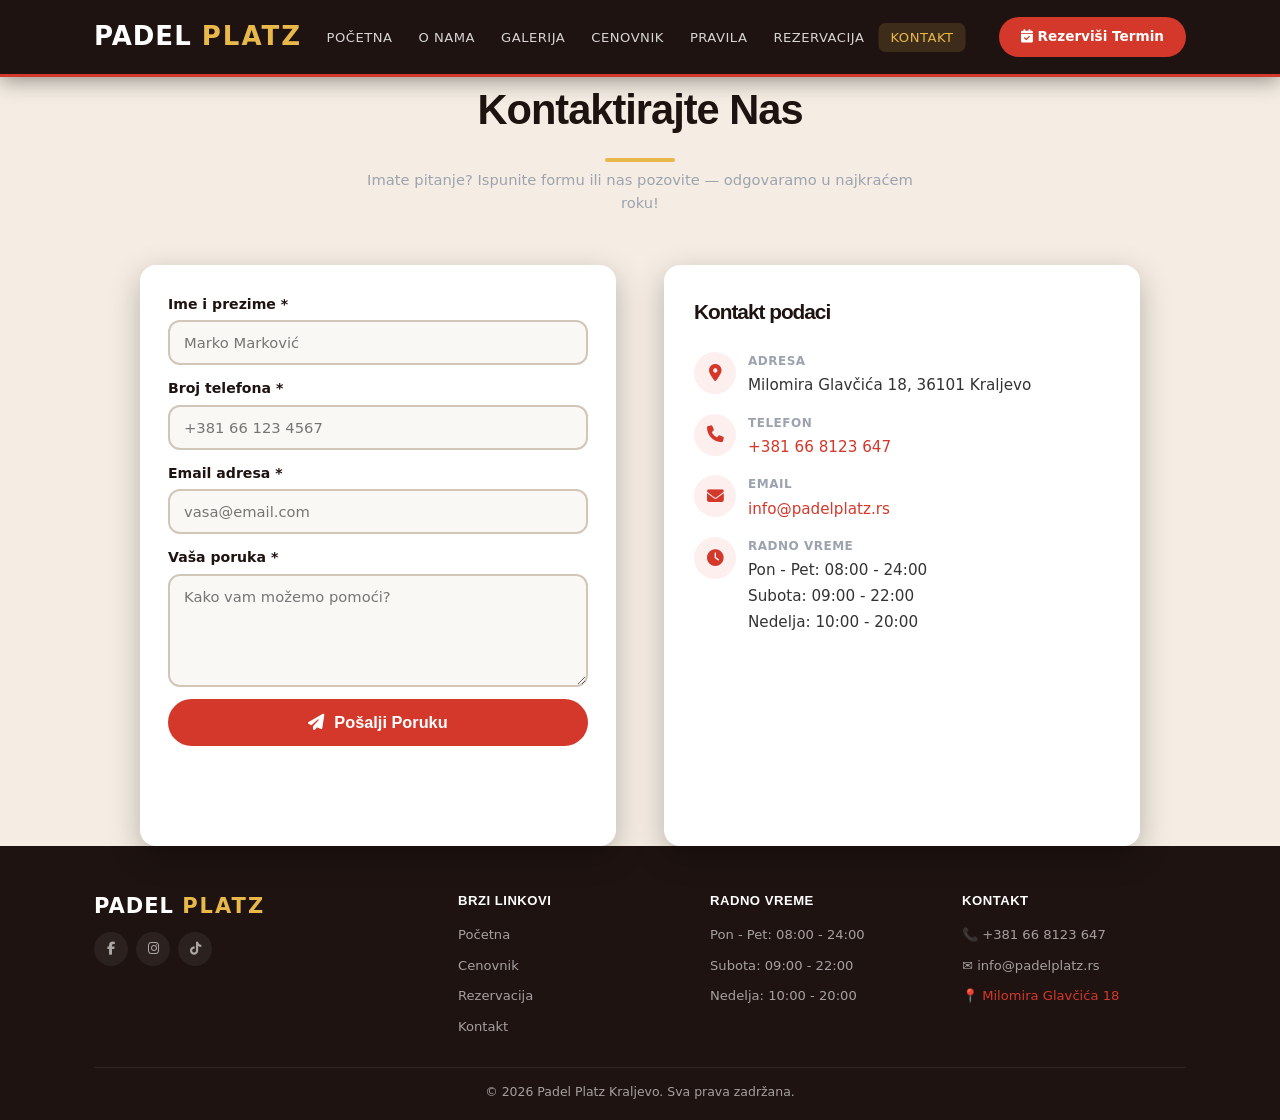
<file: kontakt.html>
<!DOCTYPE html>
<html lang="sr">
<head>
    <meta charset="UTF-8">
    <meta name="viewport" content="width=device-width, initial-scale=1.0">
    <meta name="description" content="Kontaktirajte Padel Platz Kraljevo — +381 66 8123 647, info@padelplatz.rs.">
    <meta property="og:title" content="Kontakt - Padel Platz Kraljevo">
    <title>Kontakt - Padel Platz Kraljevo</title>
    <link rel="stylesheet" href="style.css">
    <link rel="stylesheet" href="https://cdnjs.cloudflare.com/ajax/libs/font-awesome/6.6.0/css/all.min.css">
    <link rel="icon" type="image/svg+xml" href="images/favicon.svg">
</head>
<body>

<nav class="navbar">
    <div class="nav-wrap">
        <div style="display:flex;align-items:center;gap:8px;">
            <a href="index.html" class="logo">PADEL <span>PLATZ</span></a>
        </div>
        <ul class="nav-links">
            <li><a href="index.html">Početna</a></li>
            <li><a href="o-nama.html">O Nama</a></li>
            <li><a href="galerija.html">Galerija</a></li>
            <li><a href="cenovnik.html">Cenovnik</a></li>
            <li><a href="pravila.html">Pravila</a></li>
            <li><a href="rezervacija.html">Rezervacija</a></li>
            <li><a href="kontakt.html">Kontakt</a></li>
        </ul>
        <div class="nav-right">
            <a href="rezervacija.html" class="btn-nav"><i class="fas fa-calendar-check"></i> Rezerviši Termin</a>
            <button class="hamburger" id="hamburger-btn" aria-label="Menu"><i class="fas fa-bars"></i></button>
        </div>
    </div>
</nav>

<section class="section" style="background:var(--light);">
    <div class="container">
        <h2 class="st">Kontaktirajte Nas</h2>
        <p class="ss">Imate pitanje? Ispunite formu ili nas pozovite — odgovaramo u najkraćem roku!</p>

        <div class="contact-grid">
            <form id="contact-form" class="cf" style="background:var(--white);padding:28px;border-radius:var(--radius);box-shadow:var(--shadow);">
                <div class="fg"><label for="contact-name">Ime i prezime *</label><input type="text" id="contact-name" required placeholder="Marko Marković"></div>
                <div class="fg"><label for="contact-phone">Broj telefona *</label><input type="tel" id="contact-phone" required placeholder="+381 66 123 4567"></div>
                <div class="fg"><label for="contact-email">Email adresa *</label><input type="email" id="contact-email" required placeholder="vasa@email.com"></div>
                <div class="fg"><label for="contact-message">Vaša poruka *</label><textarea id="contact-message" rows="5" required placeholder="Kako vam možemo pomoći?"></textarea></div>
                <button type="submit" class="btn-b" style="width:100%;justify-content:center;padding:14px;">
                    <i class="fas fa-paper-plane"></i> Pošalji Poruku
                </button>
            </form>

            <div class="cd animate-on-scroll">
                <h3 style="margin-bottom:24px;color:var(--surface);">Kontakt podaci</h3>
                <div class="di"><div class="dii"><i class="fas fa-map-marker-alt"></i></div><div class="dit"><strong>Adresa</strong><span>Milomira Glavčića 18, 36101 Kraljevo</span></div></div>
                <div class="di"><div class="dii"><i class="fas fa-phone"></i></div><div class="dit"><strong>Telefon</strong><span><a href="tel:+381668123647" style="color:var(--primary);">+381 66 8123 647</a></span></div></div>
                <div class="di"><div class="dii"><i class="fas fa-envelope"></i></div><div class="dit"><strong>Email</strong><span><a href="mailto:info@padelplatz.rs" style="color:var(--primary);">info@padelplatz.rs</a></span></div></div>
                <div class="di"><div class="dii"><i class="fas fa-clock"></i></div><div class="dit"><strong>Radno vreme</strong><span>Pon - Pet: 08:00 - 24:00<br>Subota: 09:00 - 22:00<br>Nedelja: 10:00 - 20:00</span></div></div>
                <div class="di" style="margin-top:20px;">
                    <iframe src="https://www.google.com/maps/embed?pb=!1m18!1m12!1m3!1d591.56!2d20.680378!3d43.721076!2m3!1f0!2f0!3f0!3m2!1i1024!2i768!4f13.1!3m3!1m2!1s0x4757013e20b3460b%3A0xa0bbf9f4657385ec!2sPadel%20Platz%20Kraljevo!5e0!3m2!1ssr!2srs!4v1" width="100%" height="150" style="border:0;border-radius:10px;margin-top:12px;" allowfullscreen="" loading="lazy" referrerpolicy="no-referrer-when-downgrade"></iframe>
                </div>
            </div>
        </div>
    </div>
</section>

<footer class="footer">
    <div class="container">
        <div class="footer-grid">
            <div class="fb">
                <a href="index.html" class="logo">PADEL <span>PLATZ</span></a>
                <div class="social-links">
                    <a href="https://www.facebook.com/people/Padel-Platz/61575166736911" target="_blank" rel="noopener" aria-label="Facebook"><i class="fab fa-facebook-f"></i></a>
                    <a href="https://www.instagram.com/padelplatz/" target="_blank" rel="noopener" aria-label="Instagram"><i class="fab fa-instagram"></i></a>
                    <a href="https://www.tiktok.com/@padel.platz" target="_blank" rel="noopener" aria-label="TikTok"><i class="fab fa-tiktok"></i></a>
                </div>
            </div>
            <div>
                <h4>Brzi Linkovi</h4>
                <ul class="footer-links">
                    <li><a href="index.html">Početna</a></li>
                    <li><a href="cenovnik.html">Cenovnik</a></li>
                    <li><a href="rezervacija.html">Rezervacija</a></li>
                    <li><a href="kontakt.html">Kontakt</a></li>
                </ul>
            </div>
            <div>
                <h4>Radno Vreme</h4>
                <ul class="footer-links">
                    <li><a href="#">Pon - Pet: 08:00 - 24:00</a></li>
                    <li><a href="#">Subota: 09:00 - 22:00</a></li>
                    <li><a href="#">Nedelja: 10:00 - 20:00</a></li>
                </ul>
            </div>
            <div>
                <h4>Kontakt</h4>
                <ul class="footer-links">
                    <li><a href="tel:+381668123647">📞 +381 66 8123 647</a></li>
                    <li><a href="mailto:info@padelplatz.rs">✉ info@padelplatz.rs</a></li>
                    <li><a href="https://www.google.com/maps/@43.7214157,20.6823418,591m/data=!3m1!1e3?entry=ttu&g_ep=EgoyMDI2MDUwNi4wIKXMDSoASAFQAw%3D%3D" target="_blank" rel="noopener" style="color:var(--primary)">📍 Milomira Glavčića 18</a></li>
                </ul>
            </div>
        </div>
        <div class="footer-bottom">
            <p>&copy; <span id="cy">2026</span> Padel Platz Kraljevo. Sva prava zadržana.</p>
        </div>
    </div>
</footer>

<div class="mobile-menu" id="mobileMenu">
    <button class="mobile-close" aria-label="Zatvori">&times;</button>
    <a href="index.html">🏠 Početna</a>
    <a href="o-nama.html">ℹ️ O Nama</a>
    <a href="galerija.html">📸 Galerija</a>
    <a href="cenovnik.html">💰 Cenovnik</a>
    <a href="pravila.html">📋 Pravila</a>
    <a href="rezervacija.html">📅 Rezervacija</a>
    <a href="kontakt.html">📞 Kontakt</a>
    <a href="rezervacija.html" class="mm-btn">✅ Rezerviši Termin</a>
</div>

<script src="main.js"></script>
</body>
</html>
</file>
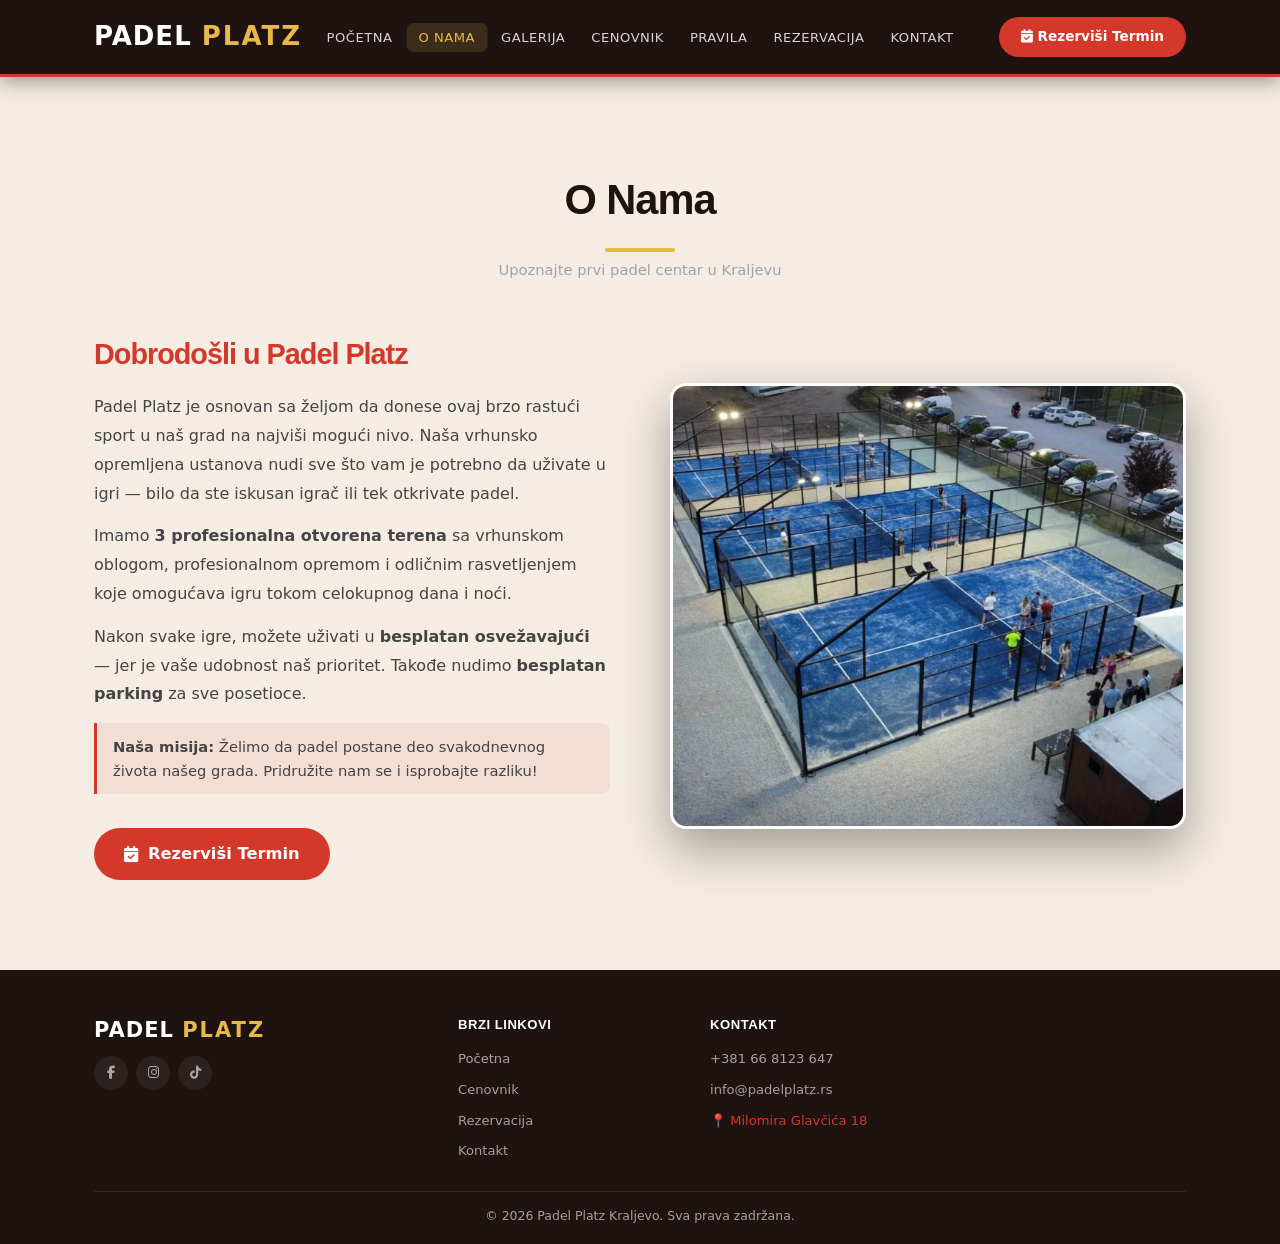
<file: o-nama.html>
<!DOCTYPE html>
<html lang="sr">
<head>
    <meta charset="UTF-8">
    <meta name="viewport" content="width=device-width, initial-scale=1.0">
    <meta name="description" content="O Padel Platz Kraljevo — prvi padel centar u gradu, 3 terena, vrhunska oprema, besplatan parking.">
    <meta property="og:title" content="O Nama - Padel Platz Kraljevo">
    <meta property="og:description" content="3 otvorena padel terena • Vrhunska oprema • Besplatan parking">
    <title>O Nama - Padel Platz Kraljevo</title>
    <link rel="stylesheet" href="style.css">
    <link rel="stylesheet" href="https://cdnjs.cloudflare.com/ajax/libs/font-awesome/6.6.0/css/all.min.css">
    <link rel="icon" type="image/svg+xml" href="images/favicon.svg">
</head>
<body>

<nav class="navbar">
    <div class="nav-wrap">
        <div style="display:flex;align-items:center;gap:8px;">
            <a href="index.html" class="logo">PADEL <span>PLATZ</span></a>
        </div>
        <ul class="nav-links">
            <li><a href="index.html">Početna</a></li>
            <li><a href="o-nama.html">O Nama</a></li>
            <li><a href="galerija.html">Galerija</a></li>
            <li><a href="cenovnik.html">Cenovnik</a></li>
            <li><a href="pravila.html">Pravila</a></li>
            <li><a href="rezervacija.html">Rezervacija</a></li>
            <li><a href="kontakt.html">Kontakt</a></li>
        </ul>
        <div class="nav-right">
            <a href="rezervacija.html" class="btn-nav"><i class="fas fa-calendar-check"></i> Rezerviši Termin</a>
            <button class="hamburger" id="hamburger-btn" aria-label="Menu"><i class="fas fa-bars"></i></button>
        </div>
    </div>
</nav>

<section class="about-section">
    <div class="container">
        <h2 class="st">O Nama</h2>
        <p class="ss">Upoznajte prvi padel centar u Kraljevu</p>
        <div class="about-grid">
            <div class="about-text">
                <h3>Dobrodošli u Padel Platz</h3>
                <p>Padel Platz je osnovan sa željom da donese ovaj brzo rastući sport u naš grad na najviši mogući nivo. Naša vrhunsko opremljena ustanova nudi sve što vam je potrebno da uživate u igri — bilo da ste iskusan igrač ili tek otkrivate padel.</p>
                <p>Imamo <strong>3 profesionalna otvorena terena</strong> sa vrhunskom oblogom, profesionalnom opremom i odličnim rasvetljenjem koje omogućava igru tokom celokupnog dana i noći.</p>
                <p>Nakon svake igre, možete uživati u <strong>besplatan osvežavajući</strong> — jer je vaše udobnost naš prioritet. Takođe nudimo <strong>besplatan parking</strong> za sve posetioce.</p>
                <div class="about-highlight">
                    <strong>Naša misija:</strong> Želimo da padel postane deo svakodnevnog života našeg grada. Pridružite nam se i isprobajte razliku!
                </div>
                <a href="rezervacija.html" class="btn-b" style="margin-top:20px;"><i class="fas fa-calendar-check"></i> Rezerviši Termin</a>
            </div>
            <div class="about-img card">
                <img src="images/gallery_court5.webp" alt="Padel Platz Kraljevo — teren">
            </div>
        </div>
    </div>
</section>

<footer class="footer">
    <div class="container">
        <div class="footer-grid">
            <div class="fb">
                <a href="index.html" class="logo">PADEL <span>PLATZ</span></a>
                <div class="social-links">
                    <a href="https://www.facebook.com/people/Padel-Platz/61575166736911" target="_blank" rel="noopener" aria-label="Facebook"><i class="fab fa-facebook-f"></i></a>
                    <a href="https://www.instagram.com/padelplatz/" target="_blank" rel="noopener" aria-label="Instagram"><i class="fab fa-instagram"></i></a>
                    <a href="https://www.tiktok.com/@padel.platz" target="_blank" rel="noopener" aria-label="TikTok"><i class="fab fa-tiktok"></i></a>
                </div>
            </div>
            <div>
                <h4>Brzi Linkovi</h4>
                <ul class="footer-links">
                    <li><a href="index.html">Početna</a></li>
                    <li><a href="cenovnik.html">Cenovnik</a></li>
                    <li><a href="rezervacija.html">Rezervacija</a></li>
                    <li><a href="kontakt.html">Kontakt</a></li>
                </ul>
            </div>
            <div>
                <h4>Kontakt</h4>
                <ul class="footer-links">
                    <li><a href="tel:+381668123647">+381 66 8123 647</a></li>
                    <li><a href="mailto:info@padelplatz.rs">info@padelplatz.rs</a></li>
                    <li><a href="https://www.google.com/maps/@43.7214157,20.6823418,591m/data=!3m1!1e3?entry=ttu&g_ep=EgoyMDI2MDUwNi4wIKXMDSoASAFQAw%3D%3D" target="_blank" rel="noopener" style="color:var(--primary)">📍 Milomira Glavčića 18</a></li>
                </ul>
            </div>
        </div>
        <div class="footer-bottom">
            <p>&copy; <span id="cy">2026</span> Padel Platz Kraljevo. Sva prava zadržana.</p>
        </div>
    </div>
</footer>

<div class="mobile-menu" id="mobileMenu">
    <button class="mobile-close" aria-label="Zatvori">&times;</button>
    <a href="index.html">🏠 Početna</a>
    <a href="o-nama.html">ℹ️ O Nama</a>
    <a href="galerija.html">📸 Galerija</a>
    <a href="cenovnik.html">💰 Cenovnik</a>
    <a href="pravila.html">📋 Pravila</a>
    <a href="rezervacija.html">📅 Rezervacija</a>
    <a href="kontakt.html">📞 Kontakt</a>
    <a href="rezervacija.html" class="mm-btn">✅ Rezerviši Termin</a>
</div>

<script src="main.js"></script>
</body>
</html>
</file>
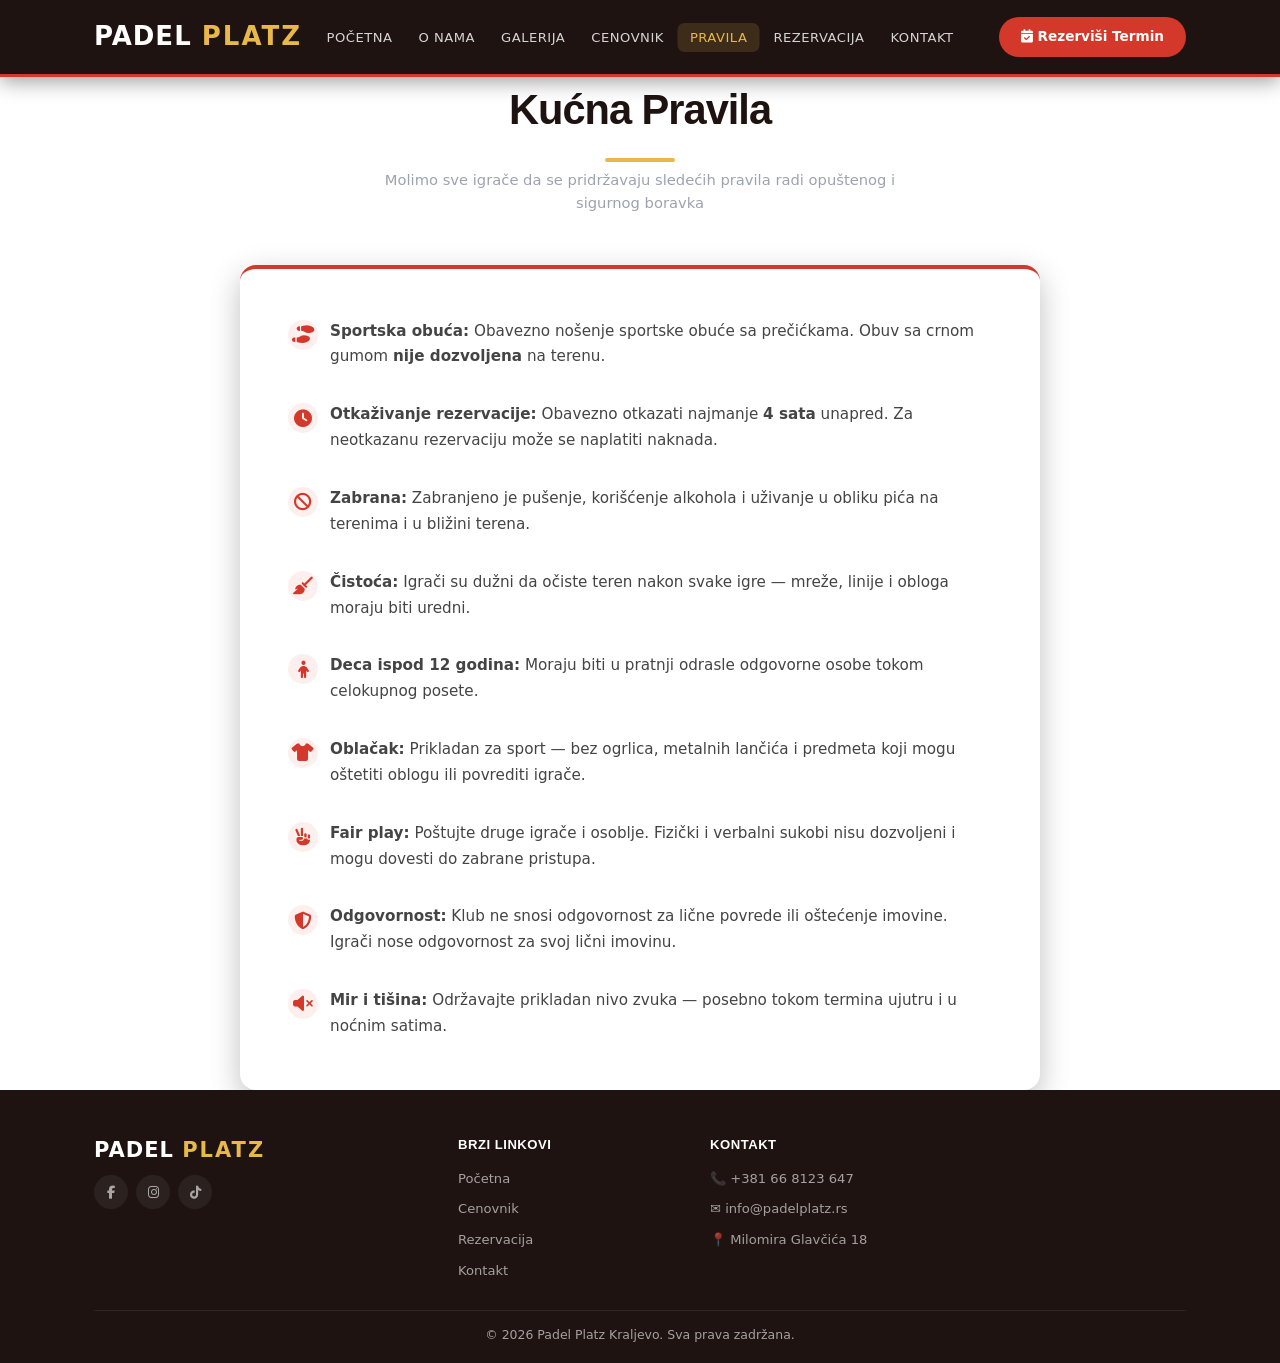
<file: pravila.html>
<!DOCTYPE html>
<html lang="sr">
<head>
    <meta charset="UTF-8">
    <meta name="viewport" content="width=device-width, initial-scale=1.0">
    <meta name="description" content="Kućna pravila Igrališta Padel Platz Kraljevo — obaveze igrača za siguran i ugodan boravak.">
    <meta property="og:title" content="Pravila - Padel Platz Kraljevo">
    <title>Pravila - Padel Platz Kraljevo</title>
    <link rel="stylesheet" href="style.css">
    <link rel="stylesheet" href="https://cdnjs.cloudflare.com/ajax/libs/font-awesome/6.6.0/css/all.min.css">
    <link rel="icon" type="image/svg+xml" href="images/favicon.svg">
</head>
<body>

<nav class="navbar">
    <div class="nav-wrap">
        <div style="display:flex;align-items:center;gap:8px;">
            <a href="index.html" class="logo">PADEL <span>PLATZ</span></a>
        </div>
        <ul class="nav-links">
            <li><a href="index.html">Početna</a></li>
            <li><a href="o-nama.html">O Nama</a></li>
            <li><a href="galerija.html">Galerija</a></li>
            <li><a href="cenovnik.html">Cenovnik</a></li>
            <li><a href="pravila.html">Pravila</a></li>
            <li><a href="rezervacija.html">Rezervacija</a></li>
            <li><a href="kontakt.html">Kontakt</a></li>
        </ul>
        <div class="nav-right">
            <a href="rezervacija.html" class="btn-nav"><i class="fas fa-calendar-check"></i> Rezerviši Termin</a>
            <button class="hamburger" id="hamburger-btn" aria-label="Menu"><i class="fas fa-bars"></i></button>
        </div>
    </div>
</nav>

<section class="section">
    <div class="container">
        <h2 class="st">Kućna Pravila</h2>
        <p class="ss">Molimo sve igrače da se pridržavaju sledećih pravila radi opuštenog i sigurnog boravka</p>
        <div class="rules-card">
            <ul class="rules-list">
                <li>
                    <span class="ri"><i class="fas fa-shoe-prints"></i></span>
                    <span><strong>Sportska obuća:</strong> Obavezno nošenje sportske obuće sa prečićkama. Obuv sa crnom gumom <strong>nije dozvoljena</strong> na terenu.</span>
                </li>
                <li>
                    <span class="ri"><i class="fas fa-clock"></i></span>
                    <span><strong>Otkaživanje rezervacije:</strong> Obavezno otkazati najmanje <strong>4 sata</strong> unapred. Za neotkazanu rezervaciju može se naplatiti naknada.</span>
                </li>
                <li>
                    <span class="ri"><i class="fas fa-ban"></i></span>
                    <span><strong>Zabrana:</strong> Zabranjeno je pušenje, korišćenje alkohola i uživanje u obliku pića na terenima i u bližini terena.</span>
                </li>
                <li>
                    <span class="ri"><i class="fas fa-broom"></i></span>
                    <span><strong>Čistoća:</strong> Igrači su dužni da očiste teren nakon svake igre — mreže, linije i obloga moraju biti uredni.</span>
                </li>
                <li>
                    <span class="ri"><i class="fas fa-child"></i></span>
                    <span><strong>Deca ispod 12 godina:</strong> Moraju biti u pratnji odrasle odgovorne osobe tokom celokupnog posete.</span>
                </li>
                <li>
                    <span class="ri"><i class="fas fa-tshirt"></i></span>
                    <span><strong>Oblačak:</strong> Prikladan za sport — bez ogrlica, metalnih lančića i predmeta koji mogu oštetiti oblogu ili povrediti igrače.</span>
                </li>
                <li>
                    <span class="ri"><i class="fas fa-hand-peace"></i></span>
                    <span><strong>Fair play:</strong> Poštujte druge igrače i osoblje. Fizički i verbalni sukobi nisu dozvoljeni i mogu dovesti do zabrane pristupa.</span>
                </li>
                <li>
                    <span class="ri"><i class="fas fa-shield-alt"></i></span>
                    <span><strong>Odgovornost:</strong> Klub ne snosi odgovornost za lične povrede ili oštećenje imovine. Igrači nose odgovornost za svoj lični imovinu.</span>
                </li>
                <li>
                    <span class="ri"><i class="fas fa-volume-mute"></i></span>
                    <span><strong>Mir i tišina:</strong> Održavajte prikladan nivo zvuka — posebno tokom termina ujutru i u noćnim satima.</span>
                </li>
            </ul>
        </div>
    </div>
</section>

<footer class="footer">
    <div class="container">
        <div class="footer-grid">
            <div class="fb">
                <a href="index.html" class="logo">PADEL <span>PLATZ</span></a>
                <div class="social-links">
                    <a href="https://www.facebook.com/people/Padel-Platz/61575166736911" target="_blank" rel="noopener" aria-label="Facebook"><i class="fab fa-facebook-f"></i></a>
                    <a href="https://www.instagram.com/padelplatz/" target="_blank" rel="noopener" aria-label="Instagram"><i class="fab fa-instagram"></i></a>
                    <a href="https://www.tiktok.com/@padel.platz" target="_blank" rel="noopener" aria-label="TikTok"><i class="fab fa-tiktok"></i></a>
                </div>
            </div>
            <div>
                <h4>Brzi Linkovi</h4>
                <ul class="footer-links">
                    <li><a href="index.html">Početna</a></li>
                    <li><a href="cenovnik.html">Cenovnik</a></li>
                    <li><a href="rezervacija.html">Rezervacija</a></li>
                    <li><a href="kontakt.html">Kontakt</a></li>
                </ul>
            </div>
            <div>
                <h4>Kontakt</h4>
                <ul class="footer-links">
                    <li><a href="tel:+381668123647">📞 +381 66 8123 647</a></li>
                    <li><a href="mailto:info@padelplatz.rs">✉ info@padelplatz.rs</a></li>
                    <li><a href="https://www.google.com/maps/@43.7214157,20.6823418,591m/data=!3m1!1e3?entry=ttu&g_ep=EgoyMDI2MDUwNi4wIKXMDSoASAFQAw%3D%3D" target="_blank" rel="noopener">📍 Milomira Glavčića 18</a></li>
                </ul>
            </div>
        </div>
        <div class="footer-bottom">
            <p>&copy; <span id="cy">2026</span> Padel Platz Kraljevo. Sva prava zadržana.</p>
        </div>
    </div>
</footer>

<div class="mobile-menu" id="mobileMenu">
    <button class="mobile-close" aria-label="Zatvori">&times;</button>
    <a href="index.html">🏠 Početna</a>
    <a href="o-nama.html">ℹ️ O Nama</a>
    <a href="galerija.html">📸 Galerija</a>
    <a href="cenovnik.html">💰 Cenovnik</a>
    <a href="pravila.html">📋 Pravila</a>
    <a href="rezervacija.html">📅 Rezervacija</a>
    <a href="kontakt.html">📞 Kontakt</a>
    <a href="rezervacija.html" class="mm-btn">✅ Rezerviši Termin</a>
</div>

<script src="main.js"></script>
</body>
</html>
</file>
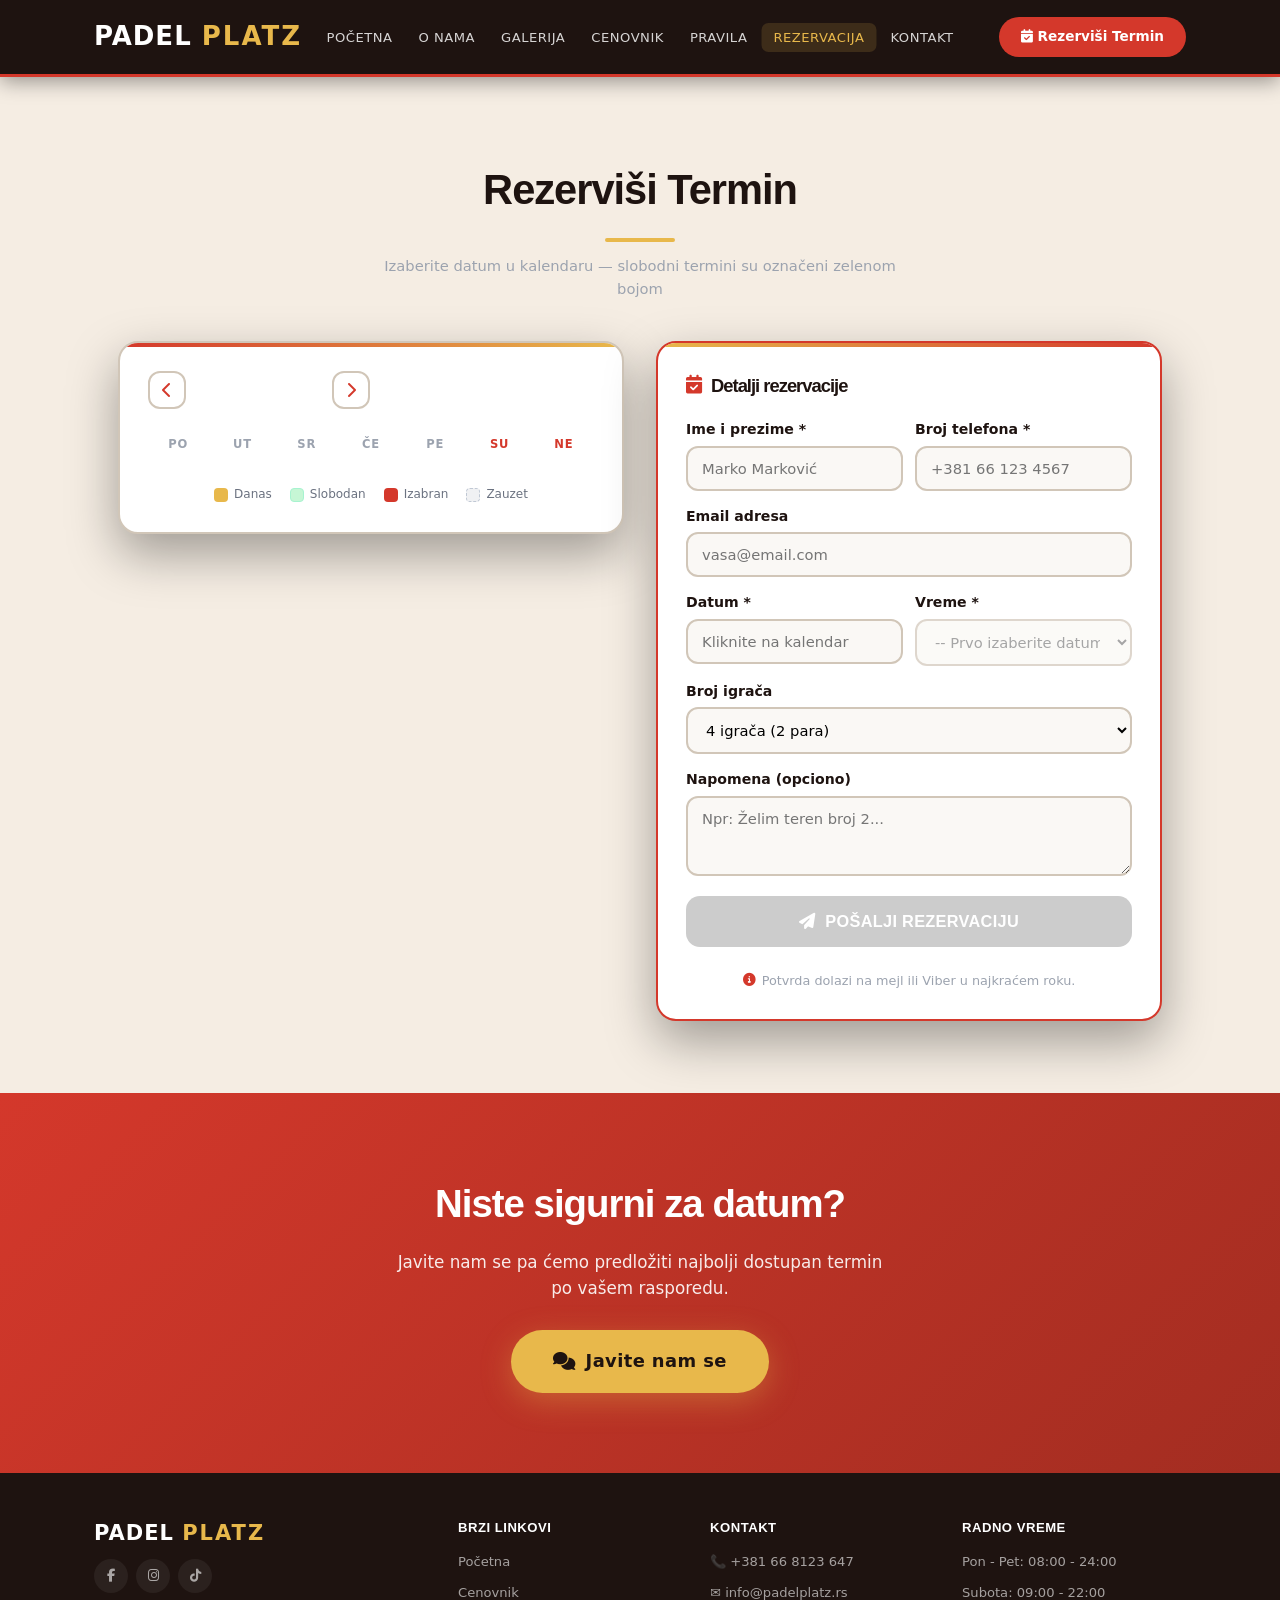
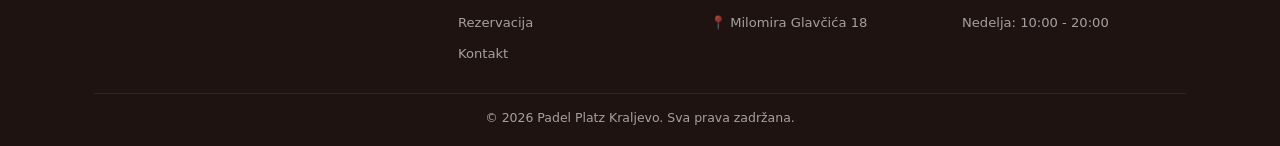
<file: rezervacija.html>
<!DOCTYPE html>
<html lang="sr">
<head>
    <meta charset="UTF-8">
    <meta name="viewport" content="width=device-width, initial-scale=1.0">
    <meta name="description" content="Rezervišite padel termin u Padel Platz Kraljevo. Interaktivni kalendar sa zauzetim terminima.">
    <meta property="og:title" content="Rezervacija - Padel Platz Kraljevo">
    <title>Rezervacija - Padel Platz Kraljevo</title>
    <link rel="stylesheet" href="style.css">
    <link rel="stylesheet" href="https://cdnjs.cloudflare.com/ajax/libs/font-awesome/6.6.0/css/all.min.css">
    <link rel="icon" type="image/svg+xml" href="images/favicon.svg">
    <style>
        .reservation-page { padding: 80px 0 40px; background: var(--light); }
        .reservation-page .st { margin-bottom: 12px; }
        .reservation-page .ss { margin-bottom: 40px; }

        .res-layout {
            display: grid;
            grid-template-columns: 1fr 1fr;
            gap: 32px;
            align-items: start;
            max-width: 1140px;
            margin: 0 auto;
            padding: 0 24px;
        }
        @media(max-width: 900px) { .res-layout { grid-template-columns: 1fr; } }

        /* Calendar Card */
        .cal-card {
            background: var(--white);
            border-radius: 20px;
            box-shadow: var(--shadow-lg);
            padding: 28px;
            border: 2px solid var(--border);
            position: relative;
            overflow: hidden;
        }
        .cal-card::before {
            content: '';
            position: absolute;
            top: 0; left: 0; right: 0;
            height: 4px;
            background: linear-gradient(90deg, var(--primary), var(--accent));
        }

        /* Calendar Header */
        .cal-header {
            display: flex;
            justify-content: space-between;
            align-items: center;
            margin-bottom: 20px;
        }
        .cal-title {
            font-size: 1.15rem;
            font-weight: 800;
            color: var(--surface);
            letter-spacing: -0.3px;
        }
        .cal-nav-group {
            display: flex;
            align-items: center;
            gap: 8px;
        }
        .cal-nav-btn {
            width: 38px;
            height: 38px;
            border-radius: 12px;
            border: 2px solid var(--border);
            background: var(--white);
            color: var(--primary);
            font-size: 1rem;
            cursor: pointer;
            display: flex;
            align-items: center;
            justify-content: center;
            transition: all 0.25s;
        }
        .cal-nav-btn:hover {
            background: var(--primary);
            color: var(--white);
            border-color: var(--primary);
        }
        .cal-month-label {
            font-weight: 700;
            font-size: 1rem;
            color: var(--surface);
            min-width: 130px;
            text-align: center;
        }

        /* Weekday Header */
        .cal-weekdays {
            display: grid;
            grid-template-columns: repeat(7, 1fr);
            gap: 4px;
            margin-bottom: 8px;
        }
        .cal-wd {
            text-align: center;
            font-size: 0.72rem;
            font-weight: 800;
            color: var(--gray);
            text-transform: uppercase;
            letter-spacing: 0.8px;
            padding: 6px 0;
        }

        /* Calendar Grid */
        .cal-grid {
            display: grid;
            grid-template-columns: repeat(7, 1fr);
            gap: 4px;
        }
        .cal-day {
            aspect-ratio: 1;
            display: flex;
            align-items: center;
            justify-content: center;
            border-radius: 12px;
            font-size: 0.88rem;
            font-weight: 600;
            cursor: pointer;
            transition: all 0.2s ease;
            position: relative;
            color: var(--surface);
            background: transparent;
        }
        .cal-day:hover:not(.cd-empty):not(.cd-booked):not(.cd-today) {
            background: rgba(212, 56, 67, 0.08);
            transform: scale(1.08);
        }
        .cal-day.cd-today {
            background: var(--accent);
            color: var(--surface);
            font-weight: 800;
            box-shadow: 0 3px 12px rgba(232, 184, 75, 0.35);
        }
        .cal-day.cd-today::after {
            content: '';
            position: absolute;
            bottom: 4px;
            left: 50%;
            transform: translateX(-50%);
            width: 5px;
            height: 5px;
            border-radius: 50%;
            background: var(--primary);
        }
        .cal-day.cd-sel {
            background: var(--primary);
            color: var(--white);
            font-weight: 800;
            box-shadow: 0 3px 16px rgba(212, 56, 67, 0.4);
            transform: scale(1.05);
        }
        .cal-day.cd-empty {
            visibility: hidden;
            cursor: default;
        }
        .cal-day.cd-booked {
            color: #b0b8c4;
            text-decoration: line-through;
            cursor: not-allowed;
            opacity: 0.45;
            background: #f5f6f8;
        }
        .cal-day.cd-avail {
            /* available free date - default state */
        }
        .cal-day.cd-past {
            color: #ccc;
            cursor: not-allowed;
            opacity: 0.35;
        }

        /* Legend */
        .cal-legend {
            display: flex;
            gap: 18px;
            justify-content: center;
            margin-top: 18px;
            flex-wrap: wrap;
        }
        .cal-legend-item {
            display: flex;
            align-items: center;
            gap: 6px;
            font-size: 0.75rem;
            color: var(--gray-dark);
        }
        .cal-legend-dot {
            width: 14px;
            height: 14px;
            border-radius: 4px;
            display: inline-block;
        }
        .cl-dot-today { background: var(--accent); }
        .cl-dot-sel { background: var(--primary); }
        .cl-dot-free { background: #c6f6d5; border: 1.5px solid #a7f3d0; }
        .cl-dot-booked { background: #f0f1f3; border: 1.5px dashed #c0c8d4; }

        /* Time Slots */
        .times-section {
            margin-top: 22px;
            display: none;
        }
        .times-section.visible {
            display: block;
            animation: fadeSlideUp 0.35s ease;
        }
        .times-label {
            font-size: 0.85rem;
            font-weight: 700;
            color: var(--surface);
            margin-bottom: 12px;
            text-align: center;
        }
        .times-label span { color: var(--primary); }
        .times-grid {
            display: grid;
            grid-template-columns: repeat(auto-fill, minmax(76px, 1fr));
            gap: 8px;
        }
        .time-slot {
            padding: 10px 6px;
            border-radius: 10px;
            font-size: 0.82rem;
            font-weight: 600;
            text-align: center;
            cursor: pointer;
            transition: all 0.2s ease;
            border: 2px solid transparent;
            background: #f9f6f1;
            color: var(--gray-dark);
        }
        .time-slot:hover:not(.ts-busy) {
            border-color: var(--primary);
            background: rgba(212, 56, 67, 0.06);
            color: var(--primary);
            transform: translateY(-2px);
            box-shadow: 0 4px 12px rgba(212, 56, 67, 0.12);
        }
        .time-slot.ts-busy {
            background: #f0f1f3;
            color: #b0b8c4;
            cursor: not-allowed;
            text-decoration: line-through;
            opacity: 0.65;
        }
        .time-slot.ts-sel {
            background: var(--primary);
            color: var(--white);
            border-color: var(--primary);
            box-shadow: 0 4px 16px rgba(212, 56, 67, 0.3);
        }

        /* Form Card */
        .form-card {
            background: var(--white);
            border-radius: 20px;
            box-shadow: var(--shadow-lg);
            padding: 28px;
            border: 2px solid var(--primary);
            position: relative;
            overflow: hidden;
        }
        .form-card::before {
            content: '';
            position: absolute;
            top: 0; left: 0; right: 0;
            height: 4px;
            background: linear-gradient(90deg, var(--accent), var(--primary));
        }
        .form-card h3 {
            font-size: 1.15rem;
            color: var(--surface);
            margin-bottom: 18px;
            display: flex;
            align-items: center;
            gap: 10px;
        }
        .form-card h3 i { color: var(--primary); }

        .res-form { display: flex; flex-direction: column; gap: 14px; }
        .form-row { display: grid; grid-template-columns: 1fr 1fr; gap: 12px; }
        @media(max-width: 480px) { .form-row { grid-template-columns: 1fr; } }

        .fg { display: flex; flex-direction: column; gap: 5px; }
        .fg label { font-weight: 700; color: var(--surface); font-size: 0.88rem; }
        .fg input, .fg textarea, .fg select {
            width: 100%;
            padding: 12px 14px;
            border: 2px solid var(--border);
            border-radius: 12px;
            font-size: 0.92rem;
            transition: all 0.25s;
            font-family: inherit;
            background: #faf8f5;
        }
        .fg input:focus, .fg textarea:focus, .fg select:focus {
            outline: none;
            border-color: var(--primary);
            box-shadow: 0 0 0 4px rgba(212, 56, 67, 0.1);
            background: var(--white);
        }
        .fg textarea { resize: vertical; min-height: 80px; }

        .selected-info {
            background: rgba(232, 184, 75, 0.08);
            border: 1.5px solid rgba(232, 184, 75, 0.3);
            border-radius: 12px;
            padding: 14px 16px;
            font-size: 0.88rem;
            color: var(--surface);
            display: none;
            align-items: center;
            gap: 10px;
            line-height: 1.5;
        }
        .selected-info.visible { display: flex; }
        .selected-info i { color: var(--accent); font-size: 1.1rem; }

        .res-btn {
            background: var(--primary);
            color: var(--white);
            border: none;
            padding: 16px 28px;
            border-radius: 14px;
            font-size: 1.02rem;
            font-weight: 800;
            cursor: pointer;
            transition: all 0.3s;
            display: flex;
            align-items: center;
            justify-content: center;
            gap: 10px;
            margin-top: 6px;
            letter-spacing: 0.3px;
        }
        .res-btn:hover {
            background: var(--primary-dark);
            transform: translateY(-2px);
            box-shadow: 0 8px 24px rgba(212, 56, 67, 0.35);
        }
        .res-btn:disabled {
            background: #ccc;
            cursor: not-allowed;
            transform: none;
            box-shadow: none;
        }

        .res-note {
            text-align: center;
            font-size: 0.8rem;
            color: var(--gray);
            margin-top: 10px;
            display: flex;
            align-items: center;
            justify-content: center;
            gap: 6px;
        }
        .res-note i { color: var(--primary); }

        /* Summary Card (bottom) */
        .res-summary {
            max-width: 1140px;
            margin: 32px auto 0;
            padding: 0 24px;
        }
        .res-summary-inner {
            background: linear-gradient(135deg, var(--surface), #2a1e1b);
            border-radius: 20px;
            padding: 32px 40px;
            color: var(--white);
            display: none;
            animation: fadeSlideUp 0.4s ease;
        }
        .res-summary-inner.visible { display: block; }
        .res-summary-inner h3 {
            font-size: 1.3rem;
            margin-bottom: 16px;
            display: flex;
            align-items: center;
            gap: 10px;
        }
        .res-summary-inner h3 i { color: var(--accent); }
        .summary-grid {
            display: grid;
            grid-template-columns: repeat(auto-fit, minmax(200px, 1fr));
            gap: 16px;
            margin-bottom: 20px;
        }
        .summary-item {
            background: rgba(255,255,255,0.06);
            border-radius: 12px;
            padding: 16px;
        }
        .summary-item .s-label { font-size: 0.72rem; color: rgba(255,255,255,0.5); text-transform: uppercase; letter-spacing: 0.8px; margin-bottom: 4px; }
        .summary-item .s-value { font-size: 1.15rem; font-weight: 800; color: var(--accent); }

        .close-summary-btn {
            background: var(--accent);
            color: var(--surface);
            border: none;
            padding: 12px 32px;
            border-radius: 50px;
            font-weight: 700;
            font-size: 0.95rem;
            cursor: pointer;
            transition: all 0.25s;
        }
        .close-summary-btn:hover { background: var(--accent-dark); transform: translateY(-2px); }

        @keyframes fadeSlideUp {
            from { opacity: 0; transform: translateY(12px); }
            to { opacity: 1; transform: translateY(0); }
        }

        /* Scrollbar */
        ::-webkit-scrollbar { width: 6px; }
        ::-webkit-scrollbar-track { background: transparent; }
        ::-webkit-scrollbar-thumb { background: var(--border); border-radius: 3px; }
    </style>
</head>
<body>

<nav class="navbar">
    <div class="nav-wrap">
        <div style="display:flex;align-items:center;gap:8px;">
            <a href="index.html" class="logo">PADEL <span>PLATZ</span></a>
        </div>
        <ul class="nav-links">
            <li><a href="index.html">Početna</a></li>
            <li><a href="o-nama.html">O Nama</a></li>
            <li><a href="galerija.html">Galerija</a></li>
            <li><a href="cenovnik.html">Cenovnik</a></li>
            <li><a href="pravila.html">Pravila</a></li>
            <li><a href="rezervacija.html">Rezervacija</a></li>
            <li><a href="kontakt.html">Kontakt</a></li>
        </ul>
        <div class="nav-right">
            <a href="rezervacija.html" class="btn-nav"><i class="fas fa-calendar-check"></i> Rezerviši Termin</a>
            <button class="hamburger" id="hamburger-btn" aria-label="Menu"><i class="fas fa-bars"></i></button>
        </div>
    </div>
</nav>

<section class="reservation-page section">
    <div class="container">
        <h2 class="st">Rezerviši Termin</h2>
        <p class="ss">Izaberite datum u kalendaru — slobodni termini su označeni zelenom bojom</p>

        <div class="res-layout">
            <!-- LEFT: Calendar -->
            <div class="cal-card">
                <div class="cal-header">
                    <div class="cal-nav-group">
                        <button class="cal-nav-btn" id="cal-prev" title="Prethodni mesec" aria-label="Prethodni mesec">
                            <i class="fas fa-chevron-left"></i>
                        </button>
                        <span class="cal-month-label" id="cal-label"></span>
                        <button class="cal-nav-btn" id="cal-next" title="Sledeći mesec" aria-label="Sledeći mesec">
                            <i class="fas fa-chevron-right"></i>
                        </button>
                    </div>
                </div>

                <div class="cal-weekdays">
                    <div class="cal-wd">Po</div>
                    <div class="cal-wd">Ut</div>
                    <div class="cal-wd">Sr</div>
                    <div class="cal-wd">Če</div>
                    <div class="cal-wd">Pe</div>
                    <div class="cal-wd" style="color:var(--primary);">Su</div>
                    <div class="cal-wd" style="color:var(--primary);">Ne</div>
                </div>

                <div class="cal-grid" id="cal-grid"></div>

                <div class="cal-legend">
                    <div class="cal-legend-item"><span class="cal-legend-dot cl-dot-today"></span> Danas</div>
                    <div class="cal-legend-item"><span class="cal-legend-dot cl-dot-free"></span> Slobodan</div>
                    <div class="cal-legend-item"><span class="cal-legend-dot cl-dot-sel"></span> Izabran</div>
                    <div class="cal-legend-item"><span class="cal-legend-dot cl-dot-booked"></span> Zauzet</div>
                </div>
            </div>

            <!-- RIGHT: Form -->
            <div class="form-card">
                <h3><i class="fas fa-calendar-check"></i> Detalji rezervacije</h3>

                <div class="selected-info" id="selected-info">
                    <i class="fas fa-circle-check"></i>
                    <span id="selected-info-text">Niste izabrali datum</span>
                </div>

                <form id="reserve-form" class="res-form">
                    <div class="form-row">
                        <div class="fg">
                            <label for="fullname">Ime i prezime *</label>
                            <input type="text" id="fullname" required placeholder="Marko Marković">
                        </div>
                        <div class="fg">
                            <label for="phone">Broj telefona *</label>
                            <input type="tel" id="phone" required placeholder="+381 66 123 4567">
                        </div>
                    </div>
                    <div class="fg">
                        <label for="email">Email adresa</label>
                        <input type="email" id="email" placeholder="vasa@email.com">
                    </div>
                    <div class="form-row">
                        <div class="fg">
                            <label>Datum *</label>
                            <input type="date" id="date-input" required style="pointer-events:none;opacity:0;position:absolute;">
                            <input type="text" id="date-display" readonly placeholder="Kliknite na kalendar" style="cursor:pointer;" title="Izaberite datum klikom na kalendar">
                        </div>
                        <div class="fg">
                            <label for="time-select">Vreme *</label>
                            <select id="time-select" required disabled>
                                <option value="">-- Prvo izaberite datum --</option>
                            </select>
                        </div>
                    </div>
                    <div class="fg">
                        <label for="players">Broj igrača</label>
                        <select id="players">
                            <option value="2">2 igrača (1 par)</option>
                            <option value="4" selected>4 igrača (2 para)</option>
                        </select>
                    </div>
                    <div class="fg">
                        <label for="message">Napomena (opciono)</label>
                        <textarea id="message" rows="3" placeholder="Npr: Želim teren broj 2..."></textarea>
                    </div>
                    <button type="submit" class="res-btn" id="submit-btn" disabled>
                        <i class="fas fa-paper-plane"></i> POŠALJI REZERVACIJU
                    </button>
                    <p class="res-note"><i class="fas fa-info-circle"></i> Potvrda dolazi na mejl ili Viber u najkraćem roku.</p>
                </form>
            </div>
        </div>

        <!-- Summary after submit -->
        <div class="res-summary">
            <div class="res-summary-inner" id="res-summary">
                <h3><i class="fas fa-check-circle"></i> Rezervacija uspešno poslata!</h3>
                <div class="summary-grid">
                    <div class="summary-item">
                        <div class="s-label">Datum</div>
                        <div class="s-value" id="sum-date"></div>
                    </div>
                    <div class="summary-item">
                        <div class="s-label">Vreme</div>
                        <div class="s-value" id="sum-time"></div>
                    </div>
                    <div class="summary-item">
                        <div class="s-label">Igrači</div>
                        <div class="s-value" id="sum-players"></div>
                    </div>
                    <div class="summary-item">
                        <div class="s-label">Ime</div>
                        <div class="s-value" id="sum-name"></div>
                    </div>
                </div>
                <button class="close-summary-btn" id="close-summary"><i class="fas fa-arrow-rotate-left"></i> Nazad na kalendar</button>
            </div>
        </div>
    </div>
</section>

<section class="cta-section">
    <div class="container">
        <h2>Niste sigurni za datum?</h2>
        <p>Javite nam se pa ćemo predložiti najbolji dostupan termin po vašem rasporedu.</p>
        <a href="kontakt.html" class="btn-h"><i class="fas fa-comments"></i> Javite nam se</a>
    </div>
</section>

<footer class="footer">
    <div class="container">
        <div class="footer-grid">
            <div class="fb">
                <a href="index.html" class="logo">PADEL <span>PLATZ</span></a>
                <div class="social-links">
                    <a href="https://www.facebook.com/people/Padel-Platz/61575166736911" target="_blank" rel="noopener" aria-label="Facebook"><i class="fab fa-facebook-f"></i></a>
                    <a href="https://www.instagram.com/padelplatz/" target="_blank" rel="noopener" aria-label="Instagram"><i class="fab fa-instagram"></i></a>
                    <a href="https://www.tiktok.com/@padel.platz" target="_blank" rel="noopener" aria-label="TikTok"><i class="fab fa-tiktok"></i></a>
                </div>
            </div>
            <div>
                <h4>Brzi Linkovi</h4>
                <ul class="footer-links">
                    <li><a href="index.html">Početna</a></li>
                    <li><a href="cenovnik.html">Cenovnik</a></li>
                    <li><a href="rezervacija.html">Rezervacija</a></li>
                    <li><a href="kontakt.html">Kontakt</a></li>
                </ul>
            </div>
            <div>
                <h4>Kontakt</h4>
                <ul class="footer-links">
                    <li><a href="tel:+381668123647">📞 +381 66 8123 647</a></li>
                    <li><a href="mailto:info@padelplatz.rs">✉ info@padelplatz.rs</a></li>
                    <li><a href="https://www.google.com/maps/@43.7214157,20.6823418,591m/data=!3m1!1e3" target="_blank" rel="noopener">📍 Milomira Glavčića 18</a></li>
                </ul>
            </div>
            <div>
                <h4>Radno Vreme</h4>
                <ul class="footer-links">
                    <li><a href="#">Pon - Pet: 08:00 - 24:00</a></li>
                    <li><a href="#">Subota: 09:00 - 22:00</a></li>
                    <li><a href="#">Nedelja: 10:00 - 20:00</a></li>
                </ul>
            </div>
        </div>
        <div class="footer-bottom">
            <p>&copy; <span id="cy">2026</span> Padel Platz Kraljevo. Sva prava zadržana.</p>
        </div>
    </div>
</footer>

<div class="mobile-menu" id="mobileMenu">
    <button class="mobile-close" aria-label="Zatvori">&times;</button>
    <a href="index.html">🏠 Početna</a>
    <a href="o-nama.html">ℹ️ O Nama</a>
    <a href="galerija.html">📸 Galerija</a>
    <a href="cenovnik.html">💰 Cenovnik</a>
    <a href="pravila.html">📋 Pravila</a>
    <a href="rezervacija.html">📅 Rezervacija</a>
    <a href="kontakt.html">📞 Kontakt</a>
    <a href="rezervacija.html" class="mm-btn">✅ Rezerviši Termin</a>
</div>

<script src="main.js"></script>
</body>
</html>
</file>
<file: style.css>
/* ==========================================================================
   PADEL PLATZ KRALJEVO — CSS (komplet)
   ========================================================================== */
:root {
    --primary: #D4382B;
    --primary-dark: #A32D21;
    --accent: #E8B84B;
    --accent-dark: #C49635;
    --dark: #111827;
    --surface: #1E1310;
    --court: #1a0a0a;
    --light: #F5EDE3;
    --white: #FFFFFF;
    --gray: #9CA3AF;
    --gray-dark: #6B7280;
    --border: #D1C6B8;
    --green: #16a34a;
    --red-light: #FEE2E2;
    --shadow: 0 10px 30px rgba(0,0,0,0.25);
    --shadow-lg: 0 20px 50px rgba(0,0,0,0.35);
    --radius: 16px;
    --speed: 0.3s;
}
*, *::before, *::after { margin:0; padding:0; box-sizing:border-box; }
html { scroll-behavior: smooth; scroll-padding-top: 80px; }
body { font-family: 'Segoe UI', system-ui, -apple-system, sans-serif; line-height:1.6; color:#333; overflow-x:hidden; background:var(--white); }
h1,h2,h3,h4 { font-family: 'Arial Black','Arial Narrow Bold',sans-serif; font-weight:900; letter-spacing:-1px; }
a { text-decoration:none; color:inherit; transition:color var(--speed); }
img { max-width:100%; height:auto; display:block; }
textarea { font-family:inherit; }
.container { max-width:1140px; margin:0 auto; padding:0 24px; }

/* BUTTONS */
.btn-r { background:var(--accent); color:var(--surface); padding:11px 26px; border-radius:50px; font-weight:700; font-size:0.92rem; transition:all var(--speed); border:none; cursor:pointer; display:inline-flex; align-items:center; gap:8px; white-space:nowrap; text-decoration:none; }
.btn-r:hover { background:var(--accent-dark); transform:translateY(-2px); }
.btn-b { background:var(--primary); color:var(--white); padding:13px 30px; border-radius:50px; font-weight:700; font-size:1.02rem; transition:all var(--speed); border:none; cursor:pointer; display:inline-flex; align-items:center; gap:10px; text-decoration:none; }
.btn-b:hover { background:var(--primary-dark); transform:translateY(-2px); box-shadow:0 8px 25px rgba(212,56,43,0.4); }
.btn-h { display:inline-flex; align-items:center; gap:10px; background:var(--accent); color:var(--surface); padding:17px 42px; border-radius:50px; font-size:1.12rem; font-weight:800; text-decoration:none; transition:all 0.3s; box-shadow:0 8px 30px rgba(232,184,75,0.35); letter-spacing:0.4px; }
.btn-h:hover { transform:translateY(-3px); box-shadow:0 12px 40px rgba(232,184,75,0.5); color:var(--surface); }

/* NAVBAR */
.navbar { background:var(--surface); color:var(--white); position:sticky; top:0; z-index:1000; border-bottom:3px solid var(--primary); box-shadow:0 4px 20px rgba(0,0,0,0.4); }
.nav-wrap { display:flex; justify-content:space-between; align-items:center; height:74px; max-width:1140px; margin:0 auto; padding:0 24px; }
.logo { font-size:26px; font-weight:900; color:var(--white); text-decoration:none; letter-spacing:1px; z-index:1001; white-space:nowrap; }
.logo span { color:var(--accent); letter-spacing:2px; }
.nav-links { display:flex; align-items:center; gap:2px; list-style:none; position:absolute; left:50%; transform:translateX(-50%); }
.nav-links a { color:rgba(255,255,255,0.82); text-decoration:none; font-weight:500; font-size:0.82rem; padding:7px 12px; border-radius:7px; transition:all var(--speed); text-transform:uppercase; letter-spacing:0.5px; white-space:nowrap; }
.nav-links a:hover { color:var(--accent); background:rgba(232,184,75,0.1); }
.nav-right { display:flex; align-items:center; gap:12px; z-index:1001; }
.btn-nav { background:var(--primary); color:var(--white); padding:9px 22px; border-radius:50px; font-weight:700; font-size:0.85rem; transition:all var(--speed); border:none; cursor:pointer; white-space:nowrap; }
.btn-nav:hover { background:var(--primary-dark); }
.hamburger { display:none; background:none; border:none; color:var(--white); font-size:23px; cursor:pointer; padding:8px; border-radius:8px; transition:background var(--speed); }
.hamburger:hover { background:rgba(255,255,255,0.1); }

/* MOBILE MENU */
.mobile-menu { display:none; position:fixed; top:0; left:0; width:100%; height:100vh; background:rgba(30,19,16,0.98); backdrop-filter:blur(12px); z-index:999; flex-direction:column; align-items:center; justify-content:center; gap:4px; opacity:0; transition:opacity 0.3s; }
.mobile-menu.open { display:flex; opacity:1; }
.mobile-menu a { color:var(--white); font-size:1.2rem; font-weight:600; padding:12px 48px; border-radius:10px; transition:all 0.3s; text-transform:uppercase; letter-spacing:1.5px; width:260px; text-align:center; }
.mobile-menu a:hover { background:var(--primary); transform:scale(1.05); }
.mobile-menu .mm-btn { margin-top:14px; background:var(--accent); color:var(--surface); padding:14px 48px!important; font-size:1rem!important; }
.mobile-menu .mm-btn:hover { background:var(--accent-dark); }
.mobile-close { position:absolute; top:16px; right:24px; background:none; border:none; color:var(--white); font-size:34px; cursor:pointer; padding:8px; line-height:1; transition:transform 0.3s; }
.mobile-close:hover { color:var(--accent); transform:rotate(90deg); }

/* HERO */
.hero { height:100vh; min-height:660px; position:relative; display:flex; align-items:center; justify-content:center; color:var(--white); text-align:center; overflow:hidden; background:var(--surface); }
.hero-bg { position:absolute; inset:0; width:100%; height:100%; object-fit:cover; z-index:0; }
.hero-overlay { position:absolute; inset:0; background:linear-gradient(170deg,rgba(30,19,16,0.88) 0%,rgba(30,19,16,0.5) 35%,rgba(17,24,39,0.55) 100%); z-index:1; }
.hero-content { position:relative; z-index:2; max-width:800px; padding:0 24px; animation:heroIn 1s ease-out; }
@keyframes heroIn { from{opacity:0;transform:translateY(24px);} to{opacity:1;transform:translateY(0);} }
.hero-badge { display:inline-block; background:rgba(232,184,75,0.15); border:1px solid rgba(232,184,75,0.3); padding:5px 18px; border-radius:30px; font-size:0.75rem; font-weight:700; color:var(--accent); letter-spacing:2px; text-transform:uppercase; margin-bottom:20px; }
.hero-content h1 { font-size:clamp(2rem,5.5vw,4rem); line-height:1.08; margin-bottom:18px; text-shadow:0 8px 40px rgba(0,0,0,0.6); }
.hero-content h1 .highlight { color:var(--accent); display:block; font-size:clamp(2rem,5.5vw,3.8rem); margin-top:2px; }
.hero-desc { font-size:clamp(0.9rem,1.8vw,1.15rem); margin-bottom:36px; max-width:500px; margin-left:auto; margin-right:auto; opacity:0.88; line-height:1.7; }

/* ==================== BUTTONS ==================== */
.info-section { padding:90px 0; }
.info-section.osv { background:var(--surface); color:var(--white); position:relative; overflow:hidden; }
.info-section.tak { background:var(--light); position:relative; overflow:hidden; }
.info-grid { display:grid; grid-template-columns:1fr 1fr; gap:56px; align-items:center; max-width:1100px; margin:0 auto; padding:0 24px; }
.info-section.tak .info-grid { direction:rtl; }
.info-section.tak .info-grid > * { direction:ltr; }
.info-visual { display:flex; justify-content:center; }
.info-icon-svg { width:200px; height:200px; }
.info-icon-svg.trophy { width:170px; height:170px; }
.info-text h2 { font-size:clamp(1.3rem,3vw,2.2rem); margin-bottom:14px; line-height:1.2; }
.info-section.osv .info-text h2 { color:var(--white); }
.info-section.tak .info-text h2 { color:var(--surface); }
.info-text p { font-size:1rem; line-height:1.8; margin-bottom:18px; }
.info-section.osv .info-text p { color:rgba(255,255,255,0.8); }
.info-tag { display:inline-block; background:var(--primary); color:var(--white); padding:4px 14px; border-radius:20px; font-size:0.72rem; font-weight:700; letter-spacing:1px; text-transform:uppercase; margin-bottom:12px; }
.info-features { list-style:none; display:flex; flex-direction:column; gap:8px; }
.info-features li { font-size:0.92rem; display:flex; align-items:center; gap:10px; }
.info-section.osv .info-features li { color:rgba(255,255,255,0.85); }

/* FEATURES */
.features-section { padding:70px 0; background:var(--light); }
.features-grid { display:grid; grid-template-columns:repeat(3,1fr); gap:20px; text-align:center; }
.feature-card { background:var(--white); border-radius:var(--radius); padding:28px 18px; box-shadow:var(--shadow); transition:transform 0.3s,box-shadow 0.3s; border-top:3px solid transparent; }
.feature-card:hover { transform:translateY(-6px); box-shadow:var(--shadow-lg); }
.feature-card.fc1 { border-top-color:var(--primary); }
.feature-card.fc3 { border-top-color:var(--green); }
.feature-card.fc2 { border-top-color:var(--accent); }
.feature-card.fc4 { border-top-color:#7c3aed; }
.feature-card .fi { font-size:1.8rem; color:var(--primary); margin-bottom:12px; }
.feature-card h3 { font-size:0.95rem; color:var(--surface); margin-bottom:6px; }
.feature-card p { font-size:0.82rem; color:var(--gray-dark); line-height:1.5; }

/* O NAMA */
.about-section { padding:90px 0; background:var(--light); }
.about-grid { display:grid; grid-template-columns:1fr 1fr; gap:60px; align-items:center; }
.about-img { border-radius:var(--radius); overflow:hidden; box-shadow:var(--shadow-lg); border:3px solid var(--white); }
.about-img img { width:100%; height:440px; object-fit:cover; transition:transform 0.6s; }
.about-img:hover img { transform:scale(1.03); }
.about-text h3 { font-size:1.8rem; color:var(--primary); margin-bottom:16px; }
.about-text p { font-size:1rem; line-height:1.8; color:#444; margin-bottom:14px; }
.about-list { list-style:none; margin-top:12px; display:flex; flex-direction:column; gap:8px; }
.about-list li { padding:8px 0 8px 28px; position:relative; font-size:0.95rem; color:#444; }
.about-list li::before { content:'▸'; position:absolute; left:0; color:var(--primary); font-weight:bold; }
.about-highlight { background:rgba(212,56,43,0.08); border-left:3px solid var(--primary); padding:12px 16px; border-radius:0 8px 8px 0; margin:14px 0; font-size:0.92rem; color:#444; }

/* PRICING */
.pricing-section { padding:90px 0; }
.pricing-grid { display:grid; grid-template-columns:repeat(3,1fr); gap:24px; max-width:1000px; margin:0 auto; }
.pricing-card { background:var(--white); border-radius:var(--radius); padding:38px 26px; text-align:center; box-shadow:var(--shadow); transition:all 0.4s; border:2px solid transparent; position:relative; }
.pricing-card:hover { transform:translateY(-8px); box-shadow:var(--shadow-lg); }
.pricing-card.featured { border-color:var(--primary); background:linear-gradient(135deg,#fff5f5,#fff); }
.pricing-card.featured::before { content:'НАЈПОПУЛНИЈИ'; position:absolute; top:-13px; left:50%; transform:translateX(-50%); background:var(--primary); color:var(--white); font-size:0.65rem; font-weight:700; padding:3px 18px; border-radius:20px; letter-spacing:1px; }
.pricing-card h3 { font-size:1.2rem; color:var(--surface); margin-bottom:6px; }
.pricing-card .price { font-size:2.8rem; font-weight:900; color:var(--primary); margin:14px 0; }
.pricing-card .price span { font-size:0.85rem; color:var(--gray); }
.pricing-card .desc { color:var(--gray-dark); font-size:0.85rem; margin-bottom:18px; line-height:1.4; }
.pricing-includes { list-style:none; text-align:left; margin-bottom:18px; }
.pricing-includes li { font-size:0.82rem; padding:3px 0; color:var(--gray-dark); display:flex; align-items:center; gap:6px; }
.pricing-includes li i { color:var(--primary); font-size:0.75rem; }

/* GALLERY */
.gallery-section { padding:80px 0; background:var(--white); }
.gallery-masonry { columns:3; column-gap:14px; max-width:1100px; margin:0 auto; }
.gallery-piece { break-inside:avoid; margin-bottom:14px; border-radius:12px; overflow:hidden; position:relative; cursor:pointer; box-shadow:var(--shadow); transition:all 0.4s; }
.gallery-piece:hover { transform:translateY(-4px); box-shadow:var(--shadow-lg); }
.gallery-piece img { width:100%; display:block; transition:transform 0.6s; }
.gallery-piece:hover img { transform:scale(1.06); }
.gallery-overlay { position:absolute; inset:0; background:linear-gradient(to top,rgba(20,0,0,0.85) 0%,transparent 50%); display:flex; align-items:flex-end; padding:14px; opacity:0; transition:opacity 0.3s; }
.gallery-piece:hover .gallery-overlay { opacity:1; }
.go-label { color:var(--white); font-size:0.85rem; font-weight:600; }
.go-label i { color:var(--accent); margin-right:5px; }
.go-badge { position:absolute; top:10px; right:10px; background:var(--primary); color:var(--white); font-size:0.68rem; font-weight:700; padding:4px 10px; border-radius:20px; letter-spacing:0.5px; text-transform:uppercase; }

/* Decorative court accent (used in gallery) */
.court-accent-red { display:inline-block; width:120px; height:80px; border:2px solid var(--primary); border-radius:8px; position:relative; opacity:0.35; }
.court-accent-red::before { content:''; position:absolute; top:0; left:50%; width:2px; height:100%; background:var(--primary); transform:translateX(-50%); }
.court-accent-red::after { content:''; position:absolute; top:50%; left:8px; right:8px; height:2px; background:var(--primary); transform:translateY(-50%); }

/* Gallery Filters */
.gal-filters { display:flex; justify-content:center; gap:10px; margin-bottom:36px; flex-wrap:wrap; }
.gal-filter { background:var(--white); border:2px solid var(--border); color:var(--gray-dark); padding:10px 22px; border-radius:50px; font-size:0.82rem; font-weight:700; cursor:pointer; transition:all 0.25s; text-transform:uppercase; letter-spacing:0.5px; }
.gal-filter:hover { border-color:var(--primary); color:var(--primary); }
.gal-filter.active { background:var(--primary); color:var(--white); border-color:var(--primary); }
.gallery-piece.hidden { display:none; }
.gallery-piece.filtered-in { animation:galFade 0.4s ease; }
@keyframes galFade { from{opacity:0;transform:scale(0.92);} to{opacity:1;transform:scale(1);} }

/* RULES */
.rules-card { max-width:800px; margin:0 auto; background:var(--white); padding:40px 34px; border-radius:var(--radius); box-shadow:var(--shadow); border-top:4px solid var(--primary); }
.rules-card h3 { font-size:1.5rem; margin-bottom:22px; color:var(--surface); text-align:center; }
.rules-list { list-style:none; display:flex; flex-direction:column; gap:12px; }
.rules-list li { display:flex; align-items:flex-start; gap:12px; font-size:0.95rem; line-height:1.7; color:#444; padding:10px 14px; border-radius:10px; transition:all 0.3s; }
.rules-list li:hover { background:rgba(212,56,43,0.04); }
.rules-list li .ri { color:var(--primary); font-size:1.1rem; flex-shrink:0; margin-top:1px; width:30px; height:30px; display:flex; align-items:center; justify-content:center; background:rgba(212,56,43,0.08); border-radius:50%; }

/* CONTACT */
.contact-grid { display:grid; grid-template-columns:1fr 1fr; gap:48px; max-width:1000px; margin:0 auto; }
.cf { display:flex; flex-direction:column; gap:12px; }
.fg { display:flex; flex-direction:column; gap:5px; }
.fg label { font-weight:600; color:var(--surface); font-size:0.9rem; }
.fg input,.fg textarea,.fg select { width:100%; padding:11px 14px; border:2px solid var(--border); border-radius:10px; font-size:0.92rem; transition:all var(--speed); }
.fg input:focus,.fg textarea:focus { outline:none; border-color:var(--primary); box-shadow:0 0 0 3px rgba(212,56,43,0.1); }
.fg textarea { resize:vertical; min-height:100px; }
.cd { background:var(--white); border-radius:var(--radius); padding:30px; box-shadow:var(--shadow); }
.cd h3 { font-size:1.3rem; margin-bottom:20px; color:var(--surface); }
.di { display:flex; align-items:flex-start; gap:12px; margin-bottom:16px; }
.di:last-child { margin-bottom:0; }
.di .dii { width:42px; height:42px; background:rgba(212,56,43,0.08); border-radius:50%; display:flex; align-items:center; justify-content:center; flex-shrink:0; }
.di .dii i { color:var(--primary); font-size:1.05rem; }
.di .dit strong { display:block; font-size:0.75rem; color:var(--gray); text-transform:uppercase; letter-spacing:0.5px; margin-bottom:1px; }
.di .dit span { font-size:0.95rem; color:#333; }

/* CTA */
.cta-section { background:linear-gradient(135deg,var(--primary),var(--primary-dark)); padding:80px 0; text-align:center; color:var(--white); }
.cta-section h2 { font-size:clamp(1.5rem,3.5vw,2.4rem); margin-bottom:14px; }
.cta-section p { opacity:0.9; margin-bottom:28px; max-width:500px; margin-left:auto; margin-right:auto; font-size:1.05rem; line-height:1.6; }
.btn-w { background:var(--white); color:var(--primary); padding:15px 34px; border-radius:50px; font-size:1.05rem; font-weight:700; transition:all 0.3s; border:none; cursor:pointer; display:inline-flex; align-items:center; gap:10px; text-transform:uppercase; letter-spacing:0.5px; }
.btn-w:hover { transform:translateY(-3px); box-shadow:0 10px 30px rgba(0,0,0,0.2); color:var(--primary); }

/* ==================== RESERVATION PAGE ==================== */
.reservation-page { padding:80px 0 40px; background:var(--light); }
.reservation-page .st { margin-bottom:12px; }
.reservation-page .ss { margin-bottom:40px; }

.res-layout { display:grid; grid-template-columns:1fr 1fr; gap:32px; align-items:start; max-width:1140px; margin:0 auto; padding:0 24px; }

/* Calendar Card */
.cal-card { background:var(--white); border-radius:20px; box-shadow:var(--shadow-lg); padding:28px; border:2px solid var(--border); position:relative; overflow:hidden; }
.cal-card::before { content:''; position:absolute; top:0; left:0; right:0; height:4px; background:linear-gradient(90deg,var(--primary),var(--accent)); }

/* Calendar Header */
.cal-header { display:flex; justify-content:space-between; align-items:center; margin-bottom:20px; }
.cal-title { font-size:1.15rem; font-weight:800; color:var(--surface); letter-spacing:-0.3px; }
.cal-nav-group { display:flex; align-items:center; gap:8px; }
.cal-nav-btn { width:38px; height:38px; border-radius:12px; border:2px solid var(--border); background:var(--white); color:var(--primary); font-size:1rem; cursor:pointer; display:flex; align-items:center; justify-content:center; transition:all 0.25s; }
.cal-nav-btn:hover { background:var(--primary); color:var(--white); border-color:var(--primary); }
.cal-month-label { font-weight:700; font-size:1rem; color:var(--surface); min-width:130px; text-align:center; }

/* Weekday Header */
.cal-weekdays { display:grid; grid-template-columns:repeat(7,1fr); gap:4px; margin-bottom:8px; }
.cal-wd { text-align:center; font-size:0.72rem; font-weight:800; color:var(--gray); text-transform:uppercase; letter-spacing:0.8px; padding:6px 0; }

/* Calendar Grid */
.cal-grid { display:grid; grid-template-columns:repeat(7,1fr); gap:4px; }
.cal-day { aspect-ratio:1; display:flex; align-items:center; justify-content:center; border-radius:12px; font-size:0.88rem; font-weight:600; cursor:pointer; transition:all 0.2s ease; position:relative; color:var(--surface); background:transparent; }
.cal-day:hover:not(.cd-empty):not(.cd-booked):not(.cd-today) { background:rgba(212,56,67,0.08); transform:scale(1.08); }
.cal-day.cd-today { background:var(--accent); color:var(--surface); font-weight:800; box-shadow:0 3px 12px rgba(232,184,75,0.35); }
.cal-day.cd-today::after { content:''; position:absolute; bottom:4px; left:50%; transform:translateX(-50%); width:5px; height:5px; border-radius:50%; background:var(--primary); }
.cal-day.cd-sel { background:var(--primary); color:var(--white); font-weight:800; box-shadow:0 3px 16px rgba(212,56,67,0.4); transform:scale(1.05); }
.cal-day.cd-empty { visibility:hidden; cursor:default; }
.cal-day.cd-booked { color:#b0b8c4; text-decoration:line-through; cursor:not-allowed; opacity:0.45; background:#f5f6f8; }
.cal-day.cd-past { color:#ccc; cursor:not-allowed; opacity:0.35; }

/* Legend */
.cal-legend { display:flex; gap:18px; justify-content:center; margin-top:18px; flex-wrap:wrap; }
.cal-legend-item { display:flex; align-items:center; gap:6px; font-size:0.75rem; color:var(--gray-dark); }
.cal-legend-dot { width:14px; height:14px; border-radius:4px; display:inline-block; }
.cl-dot-today { background:var(--accent); }
.cl-dot-sel { background:var(--primary); }
.cl-dot-free { background:#c6f6d5; border:1.5px solid #a7f3d0; }
.cl-dot-booked { background:#f0f1f3; border:1.5px dashed #c0c8d4; }

/* Time Slots */
.times-section { margin-top:22px; display:none; }
.times-section.visible { display:block; animation:fadeSlideUp 0.35s ease; }
.times-label { font-size:0.85rem; font-weight:700; color:var(--surface); margin-bottom:12px; text-align:center; }
.times-label span { color:var(--primary); }
.times-grid { display:grid; grid-template-columns:repeat(auto-fill,minmax(76px,1fr)); gap:8px; }
.time-slot { padding:10px 6px; border-radius:10px; font-size:0.82rem; font-weight:600; text-align:center; cursor:pointer; transition:all 0.2s ease; border:2px solid transparent; background:#f9f6f1; color:var(--gray-dark); }
.time-slot:hover:not(.ts-busy) { border-color:var(--primary); background:rgba(212,56,67,0.06); color:var(--primary); transform:translateY(-2px); box-shadow:0 4px 12px rgba(212,56,67,0.12); }
.time-slot.ts-busy { background:#f0f1f3; color:#b0b8c4; cursor:not-allowed; text-decoration:line-through; opacity:0.65; }
.time-slot.ts-sel { background:var(--primary); color:var(--white); border-color:var(--primary); box-shadow:0 4px 16px rgba(212,56,67,0.3); }

/* Form Card */
.form-card { background:var(--white); border-radius:20px; box-shadow:var(--shadow-lg); padding:28px; border:2px solid var(--primary); position:relative; overflow:hidden; }
.form-card::before { content:''; position:absolute; top:0; left:0; right:0; height:4px; background:linear-gradient(90deg,var(--accent),var(--primary)); }
.form-card h3 { font-size:1.15rem; color:var(--surface); margin-bottom:18px; display:flex; align-items:center; gap:10px; }
.form-card h3 i { color:var(--primary); }

.res-form { display:flex; flex-direction:column; gap:14px; }
.form-row { display:grid; grid-template-columns:1fr 1fr; gap:12px; }
.fg { display:flex; flex-direction:column; gap:5px; }
.fg label { font-weight:700; color:var(--surface); font-size:0.88rem; }
.fg input,.fg textarea,.fg select { width:100%; padding:12px 14px; border:2px solid var(--border); border-radius:12px; font-size:0.92rem; transition:all 0.25s; font-family:inherit; background:#faf8f5; }
.fg input:focus,.fg textarea:focus,.fg select:focus { outline:none; border-color:var(--primary); box-shadow:0 0 0 4px rgba(212,56,67,0.1); background:var(--white); }
.fg textarea { resize:vertical; min-height:80px; }

.selected-info { background:rgba(232,184,75,0.08); border:1.5px solid rgba(232,184,75,0.3); border-radius:12px; padding:14px 16px; font-size:0.88rem; color:var(--surface); display:none; align-items:center; gap:10px; line-height:1.5; }
.selected-info.visible { display:flex; }
.selected-info i { color:var(--accent); font-size:1.1rem; }

.res-btn { background:var(--primary); color:var(--white); border:none; padding:16px 28px; border-radius:14px; font-size:1.02rem; font-weight:800; cursor:pointer; transition:all 0.3s; display:flex; align-items:center; justify-content:center; gap:10px; margin-top:6px; letter-spacing:0.3px; }
.res-btn:hover { background:var(--primary-dark); transform:translateY(-2px); box-shadow:0 8px 24px rgba(212,56,67,0.35); }
.res-btn:disabled { background:#ccc; cursor:not-allowed; transform:none; box-shadow:none; }

.res-note { text-align:center; font-size:0.8rem; color:var(--gray); margin-top:10px; display:flex; align-items:center; justify-content:center; gap:6px; }
.res-note i { color:var(--primary); }

/* Summary Card */
.res-summary { max-width:1140px; margin:32px auto 0; padding:0 24px; }
.res-summary-inner { background:linear-gradient(135deg,var(--surface),#2a1e1b); border-radius:20px; padding:32px 40px; color:var(--white); display:none; animation:fadeSlideUp 0.4s ease; }
.res-summary-inner.visible { display:block; }
.res-summary-inner h3 { font-size:1.3rem; margin-bottom:16px; display:flex; align-items:center; gap:10px; }
.res-summary-inner h3 i { color:var(--accent); }
.summary-grid { display:grid; grid-template-columns:repeat(auto-fit,minmax(200px,1fr)); gap:16px; margin-bottom:20px; }
.summary-item { background:rgba(255,255,255,0.06); border-radius:12px; padding:16px; }
.summary-item .s-label { font-size:0.72rem; color:rgba(255,255,255,0.5); text-transform:uppercase; letter-spacing:0.8px; margin-bottom:4px; }
.summary-item .s-value { font-size:1.15rem; font-weight:800; color:var(--accent); }
.close-summary-btn { background:var(--accent); color:var(--surface); border:none; padding:12px 32px; border-radius:50px; font-weight:700; font-size:0.95rem; cursor:pointer; transition:all 0.25s; }
.close-summary-btn:hover { background:var(--accent-dark); transform:translateY(-2px); }

@keyframes fadeSlideUp { from{opacity:0;transform:translateY(12px);} to{opacity:1;transform:translateY(0);} }

/* SECTION TITLES */
.st { font-size:clamp(1.6rem,3.5vw,2.6rem); text-align:center; margin-bottom:6px; color:var(--surface); }
.st::after { content:''; display:block; width:70px; height:4px; background:var(--accent); margin:14px auto 0; border-radius:2px; }
.st-w { color:var(--white); }
.st-w::after { background:var(--accent); }
.ss { text-align:center; color:var(--gray); font-size:0.92rem; max-width:560px; margin:0 auto 50px; }
.ss-w { color:rgba(255,255,255,0.65); }
.section-subtitle { text-align:center; color:var(--gray); font-size:0.95rem; max-width:560px; margin:0 auto 50px; }

/* FOOTER */
.footer { background:var(--surface); color:rgba(255,255,255,0.6); padding:44px 0 18px; }
.footer-grid { display:grid; grid-template-columns:1.5fr 1fr 1fr 1fr; gap:28px; margin-bottom:28px; }
.fb .logo { font-size:21px; margin-bottom:8px; }
.fb p { font-size:0.82rem; line-height:1.6; max-width:260px; margin-bottom:10px; }
.footer h4 { font-size:0.82rem; color:var(--white); margin-bottom:10px; text-transform:uppercase; letter-spacing:0.5px; }
.footer-links { list-style:none; display:flex; flex-direction:column; gap:5px; }
.footer-links a { font-size:0.82rem; }
.footer-bottom { border-top:1px solid rgba(255,255,255,0.08); padding-top:14px; text-align:center; font-size:0.78rem; }
.social-links { display:flex; gap:8px; margin-top:8px; }
.social-links a { width:34px; height:34px; background:rgba(255,255,255,0.06); border-radius:50%; display:flex; align-items:center; justify-content:center; transition:all 0.3s; font-size:0.82rem; }
.social-links a:hover { background:var(--primary); color:#fff; }

/* TAKMIČENJA I TURNIRI */
.tak-section { padding:80px 0; background:var(--light); }
.tak-header { text-align:center; margin-bottom:48px; }
.tak-header .ss { margin-bottom:0; }
.tak-grid { display:grid; grid-template-columns:repeat(3,1fr); gap:28px; max-width:1100px; margin:0 auto; padding:0 24px; }
.tak-card {
    background:var(--white);
    border-radius:20px;
    padding:32px 28px;
    box-shadow:var(--shadow);
    transition:transform 0.35s ease, box-shadow 0.35s ease;
    border:2px solid transparent;
    text-align:center;
    position:relative;
    overflow:hidden;
}
.tak-card:hover {
    transform:translateY(-8px);
    box-shadow:var(--shadow-lg);
    border-color:var(--primary);
}
.tak-icon {
    width:72px; height:72px;
    margin:0 auto 18px;
    display:flex; align-items:center; justify-content:center;
    border-radius:50%;
    background:linear-gradient(135deg,rgba(212,56,67,0.08),rgba(232,184,75,0.08));
    border:2px solid rgba(232,184,75,0.2);
}
.tak-icon svg { width:36px; height:36px; }
.tak-icon-2 { background:linear-gradient(135deg,rgba(232,184,75,0.1),rgba(196,150,53,0.08)); border-color:rgba(232,184,75,0.3); }
.tak-icon-3 { background:linear-gradient(135deg,rgba(22,163,74,0.08),rgba(212,56,67,0.08)); border-color:rgba(22,163,74,0.2); }
.tak-card h3 { font-size:1.1rem; color:var(--surface); margin-bottom:10px; }
.tak-card p { font-size:0.88rem; color:var(--gray-dark); line-height:1.6; margin-bottom:18px; }
.tak-meta { display:flex; flex-direction:column; gap:6px; margin-bottom:20px; text-align:center; }
.tak-meta span { font-size:0.78rem; color:var(--gray); display:flex; align-items:center; justify-content:center; gap:6px; }
.tak-meta span i { color:var(--primary); font-size:0.75rem; width:14px; }
.tak-link {
    display:inline-flex; align-items:center; gap:6px;
    color:var(--primary); font-weight:700; font-size:0.88rem;
    transition:all 0.2s;
}
.tak-link:hover { color:var(--primary-dark); gap:10px; }

/* RESPONSIVE */
@media(max-width:992px){
    .nav-links{display:none;} .hamburger{display:block;}
    .nav-wrap{justify-content:space-between;}
    .info-grid,.about-grid{grid-template-columns:1fr;gap:30px;}
    .about-img{order:-1;}
    .contact-grid{grid-template-columns:1fr;gap:24px;}
    .footer-grid{grid-template-columns:1fr 1fr;}
    .gallery-masonry{columns:2;}
    .pricing-grid{grid-template-columns:1fr 1fr;}
    .features-grid{grid-template-columns:repeat(2,1fr);}
    .res-layout{grid-template-columns:1fr;}
    .tak-grid{grid-template-columns:1fr;}
}
@media(max-width:640px){
    .nav-wrap{height:60px;} .hero{min-height:520px;} .section{padding:50px 0;} .info-section{padding:55px 0;}
    .st{font-size:1.5rem;} .ss{font-size:0.85rem;margin-bottom:35px;}
    .quick-info-grid{grid-template-columns:1fr;gap:16px;}
    .pricing-grid{grid-template-columns:1fr;}
    .gallery-masonry{columns:1;}
    .rules-card{padding:22px 14px;}
    .footer-grid{grid-template-columns:1fr;gap:18px;}
    .contact-details{padding:20px;}
    .features-grid{grid-template-columns:1fr;}
    .info-grid.tak{display:flex;flex-direction:column-reverse;}
    .hero-stats{gap:24px;}
    .hero-stat .stat-num{font-size:1.8rem;}
    .info-features li{font-size:0.85rem;}
    .form-row{grid-template-columns:1fr;}
    .cal-card,.form-card{padding:18px 16px;}
}

/* QUICK INFO */
.qi { background:var(--white); padding:44px 0; box-shadow:0 8px 20px rgba(0,0,0,0.06); border-bottom:1px solid var(--border); }
.qi-grid { display:grid; grid-template-columns:repeat(4,1fr); gap:24px; text-align:center; }
.qi-i { font-size:2rem; color:var(--primary); margin-bottom:10px; background:rgba(212,56,43,0.06); width:60px; height:60px; display:flex; align-items:center; justify-content:center; border-radius:50%; margin-left:auto; margin-right:auto; }
.qi-item h3 { font-size:0.92rem; margin-bottom:4px; color:var(--surface); font-weight:700; }
.qi-item p { color:var(--gray); font-size:0.82rem; }

/* FORM HELPERS */
.fm { padding:12px 16px; border-radius:10px; font-weight:600; font-size:0.88rem; margin-top:12px; animation:fu .3s; }
.fm.suc { background:#d4edda; color:#155724; border:1px solid #c3e6cb; }
.fm.err { background:#f8d7da; color:#721c24; border:1px solid #f5c6cb; }
@keyframes fu{ from{opacity:0;transform:translateY(-8px);} to{opacity:1;transform:translateY(0);} }
@keyframes sh{ 0%,100%{transform:translateX(0)} 10%,50%,90%{transform:translateX(-4px)} 30%,70%{transform:translateX(4px)} }
.shk { animation:sh .4s ease; }

/* DECO CIRCLES */
.deco { position:absolute; border-radius:50%; pointer-events:none; }
.deco1 { width:300px; height:300px; background:radial-gradient(circle,rgba(212,56,43,0.1) 0%,transparent 70%); top:-80px; right:-80px; }
.deco2 { width:220px; height:220px; background:radial-gradient(circle,rgba(232,184,75,0.08) 0%,transparent 70%); bottom:40px; left:-60px; }
</file>
